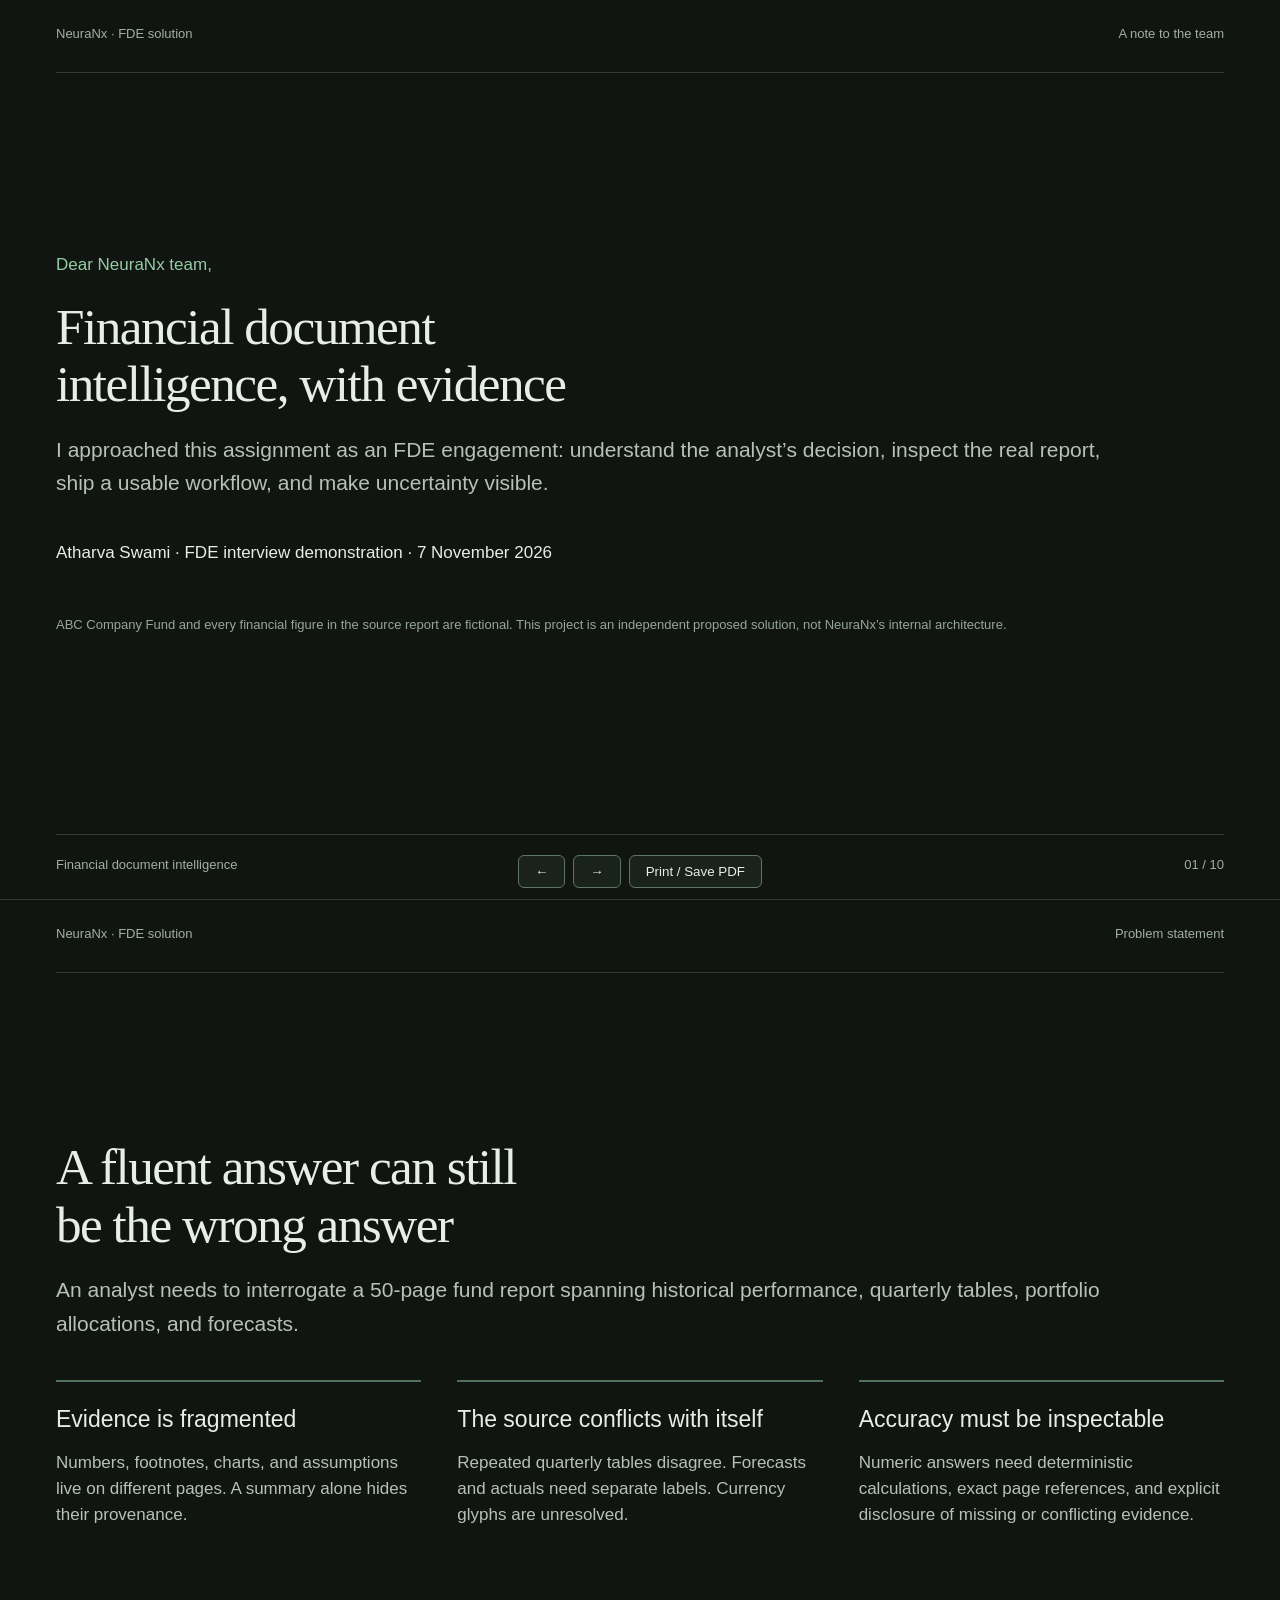
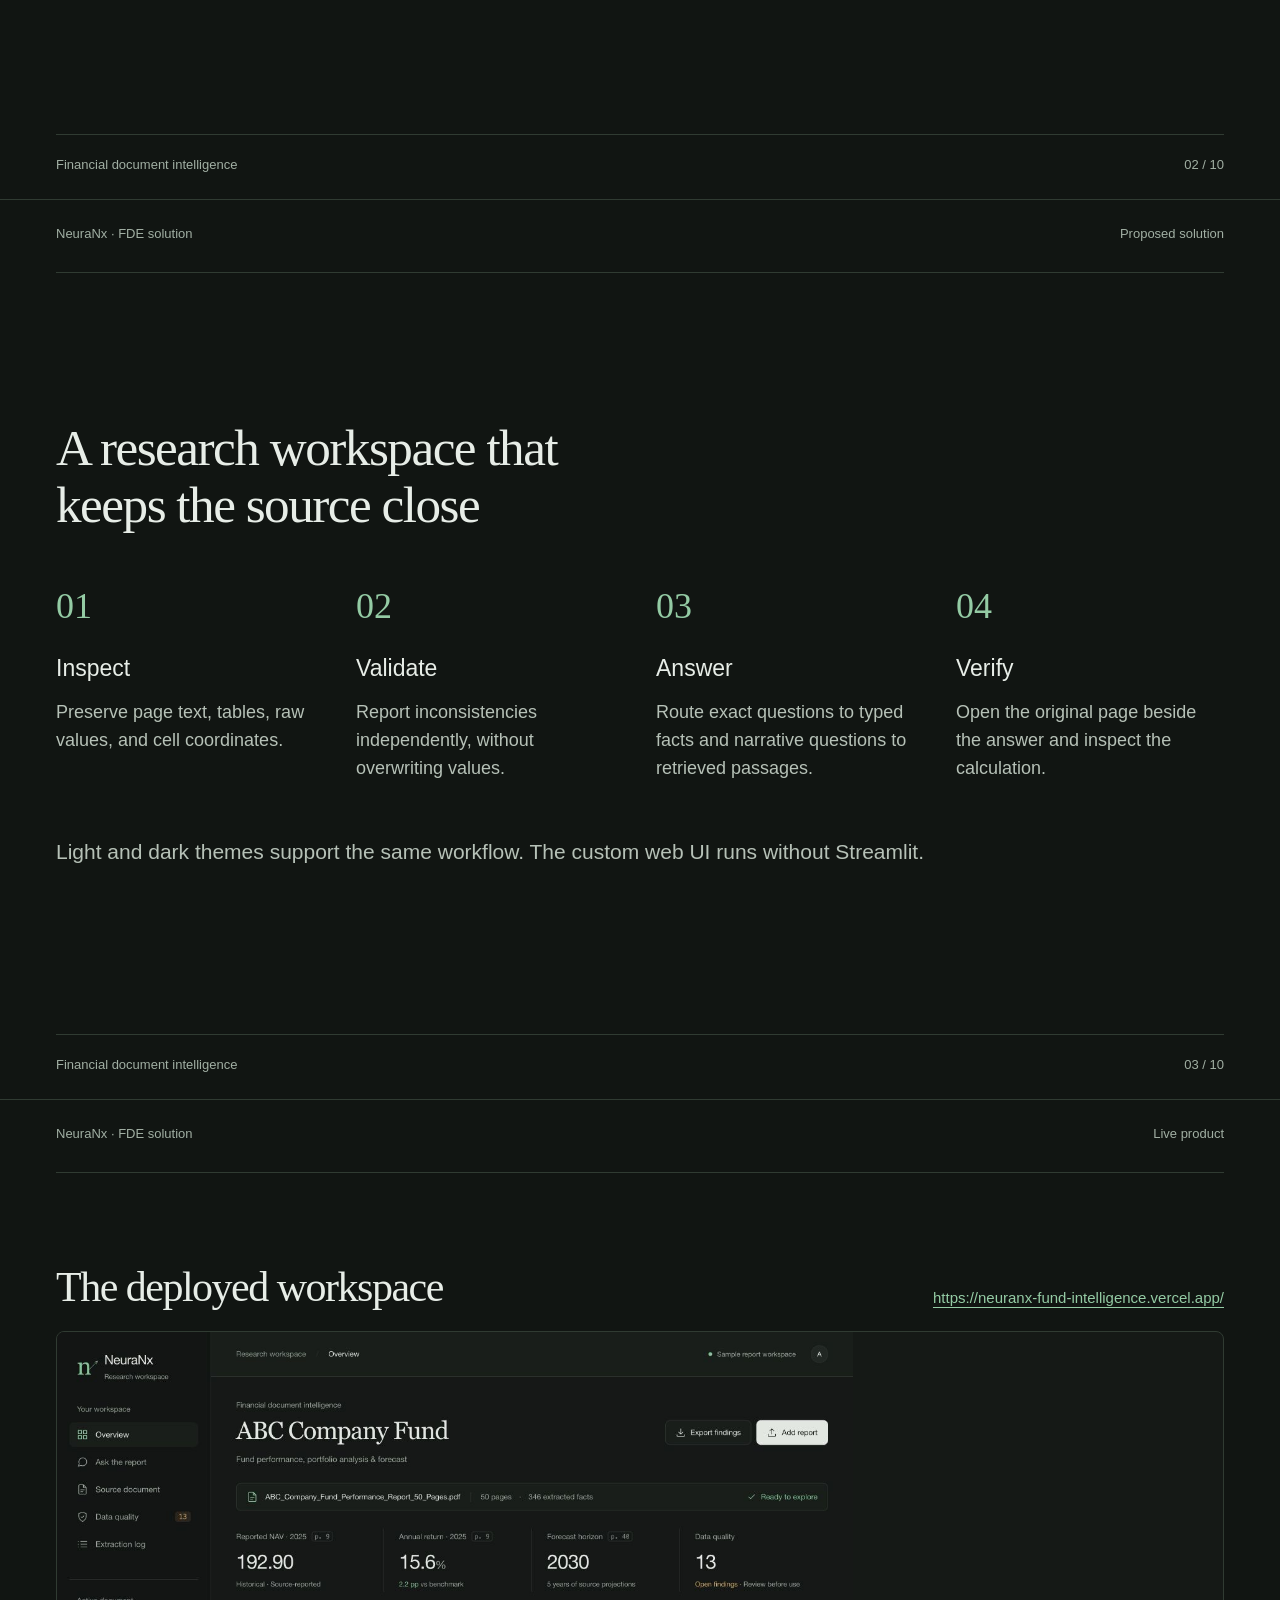
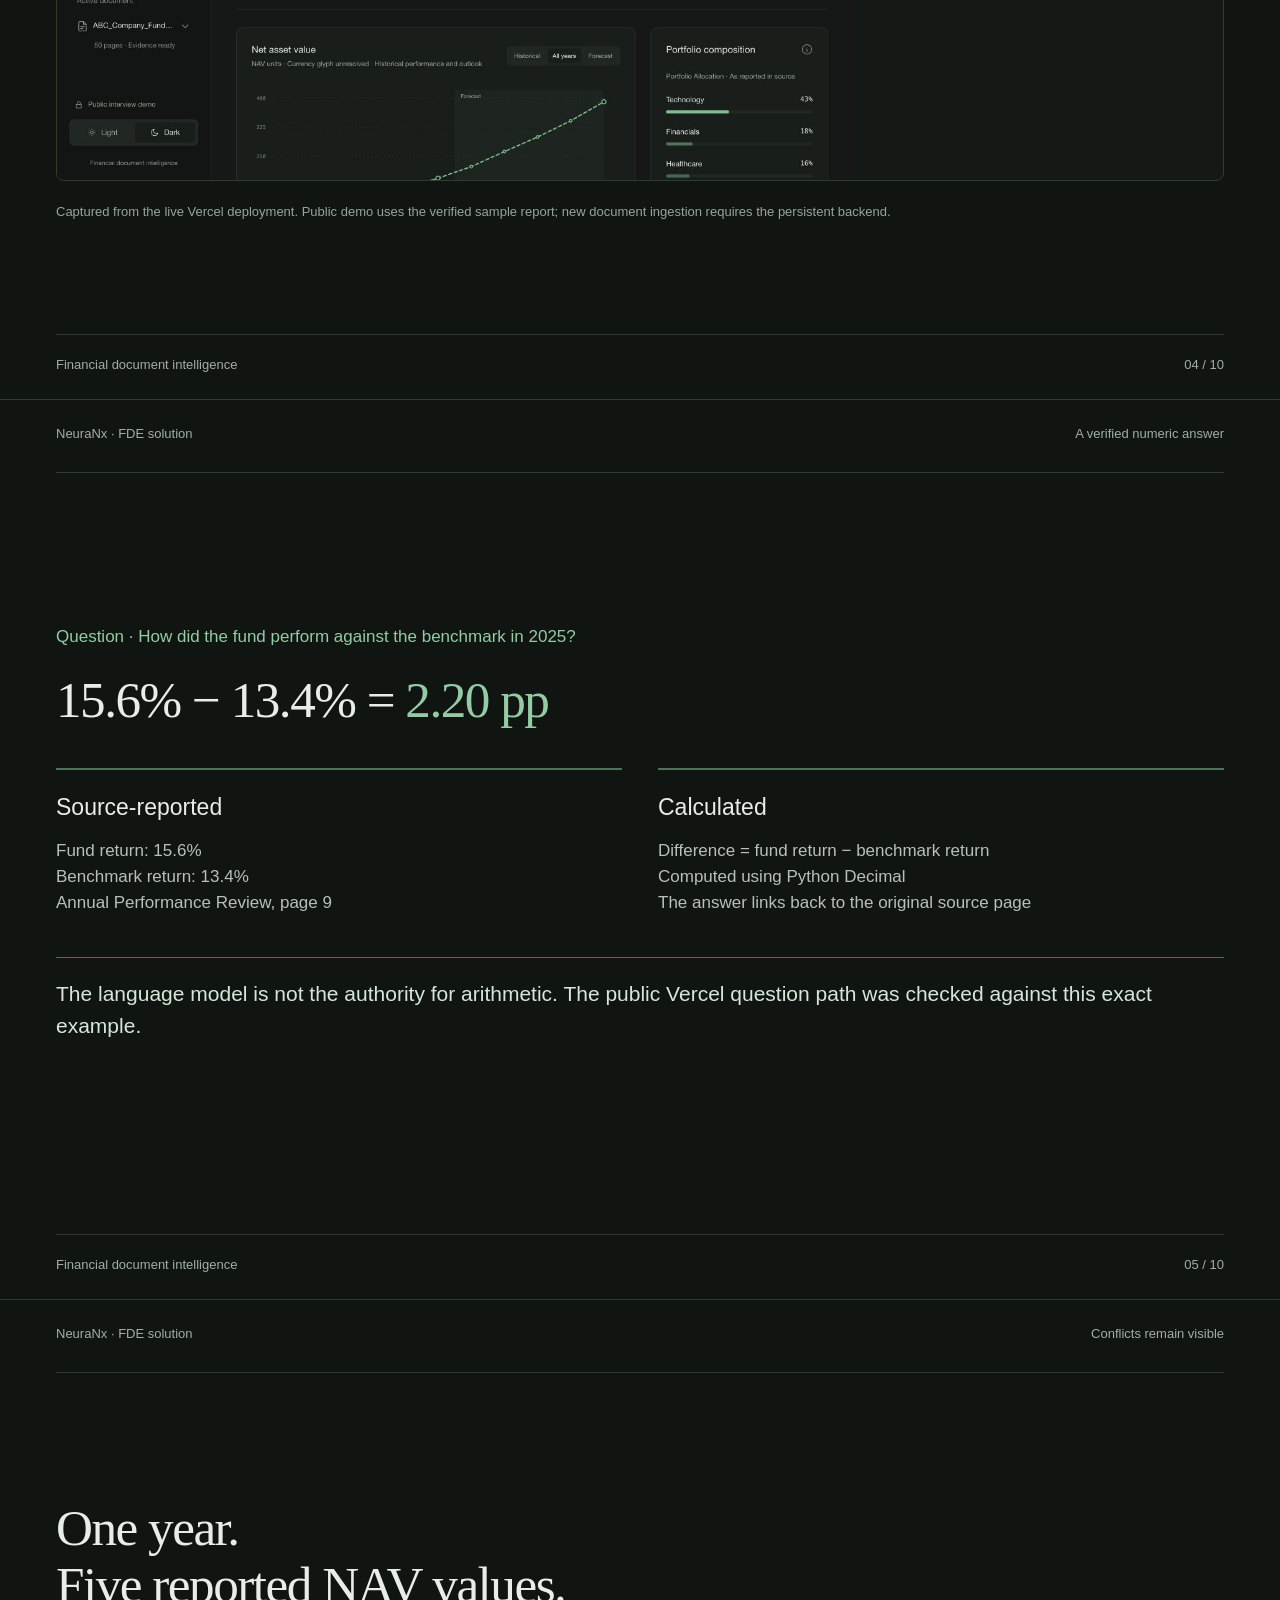
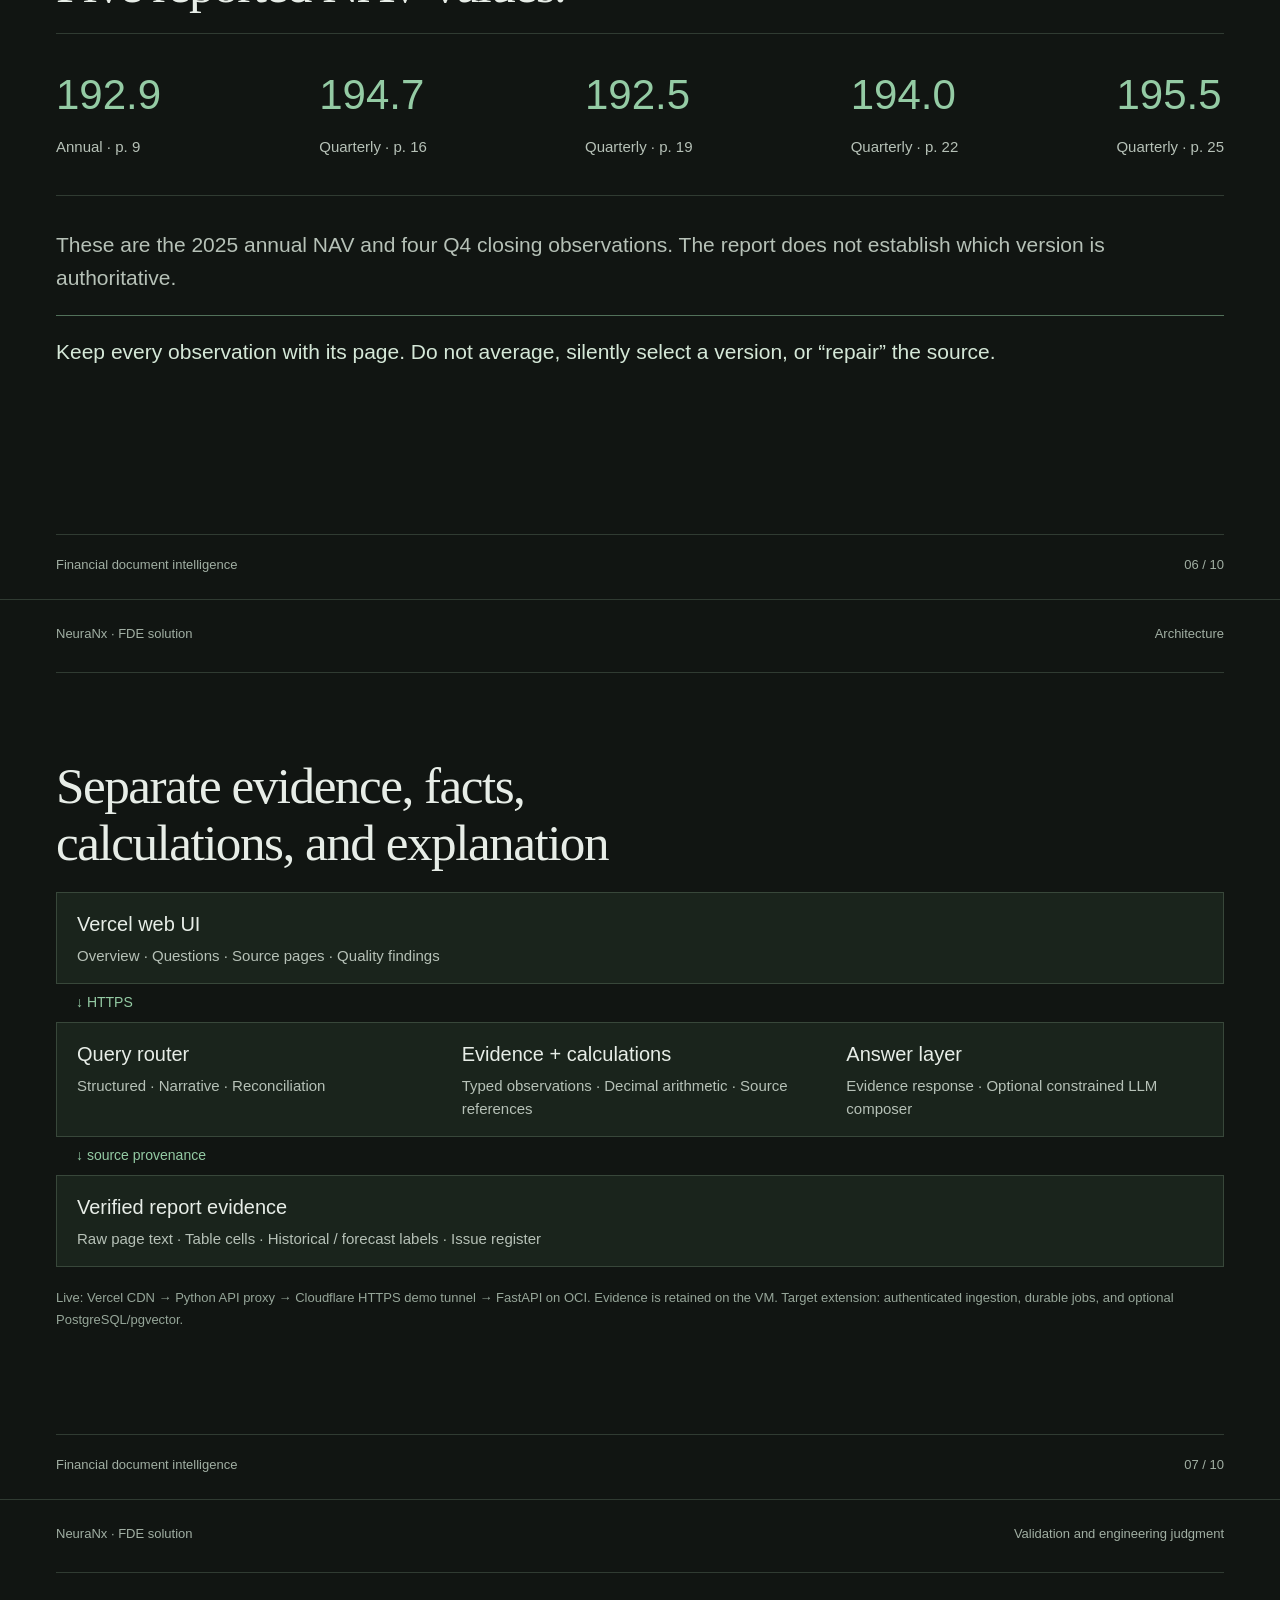
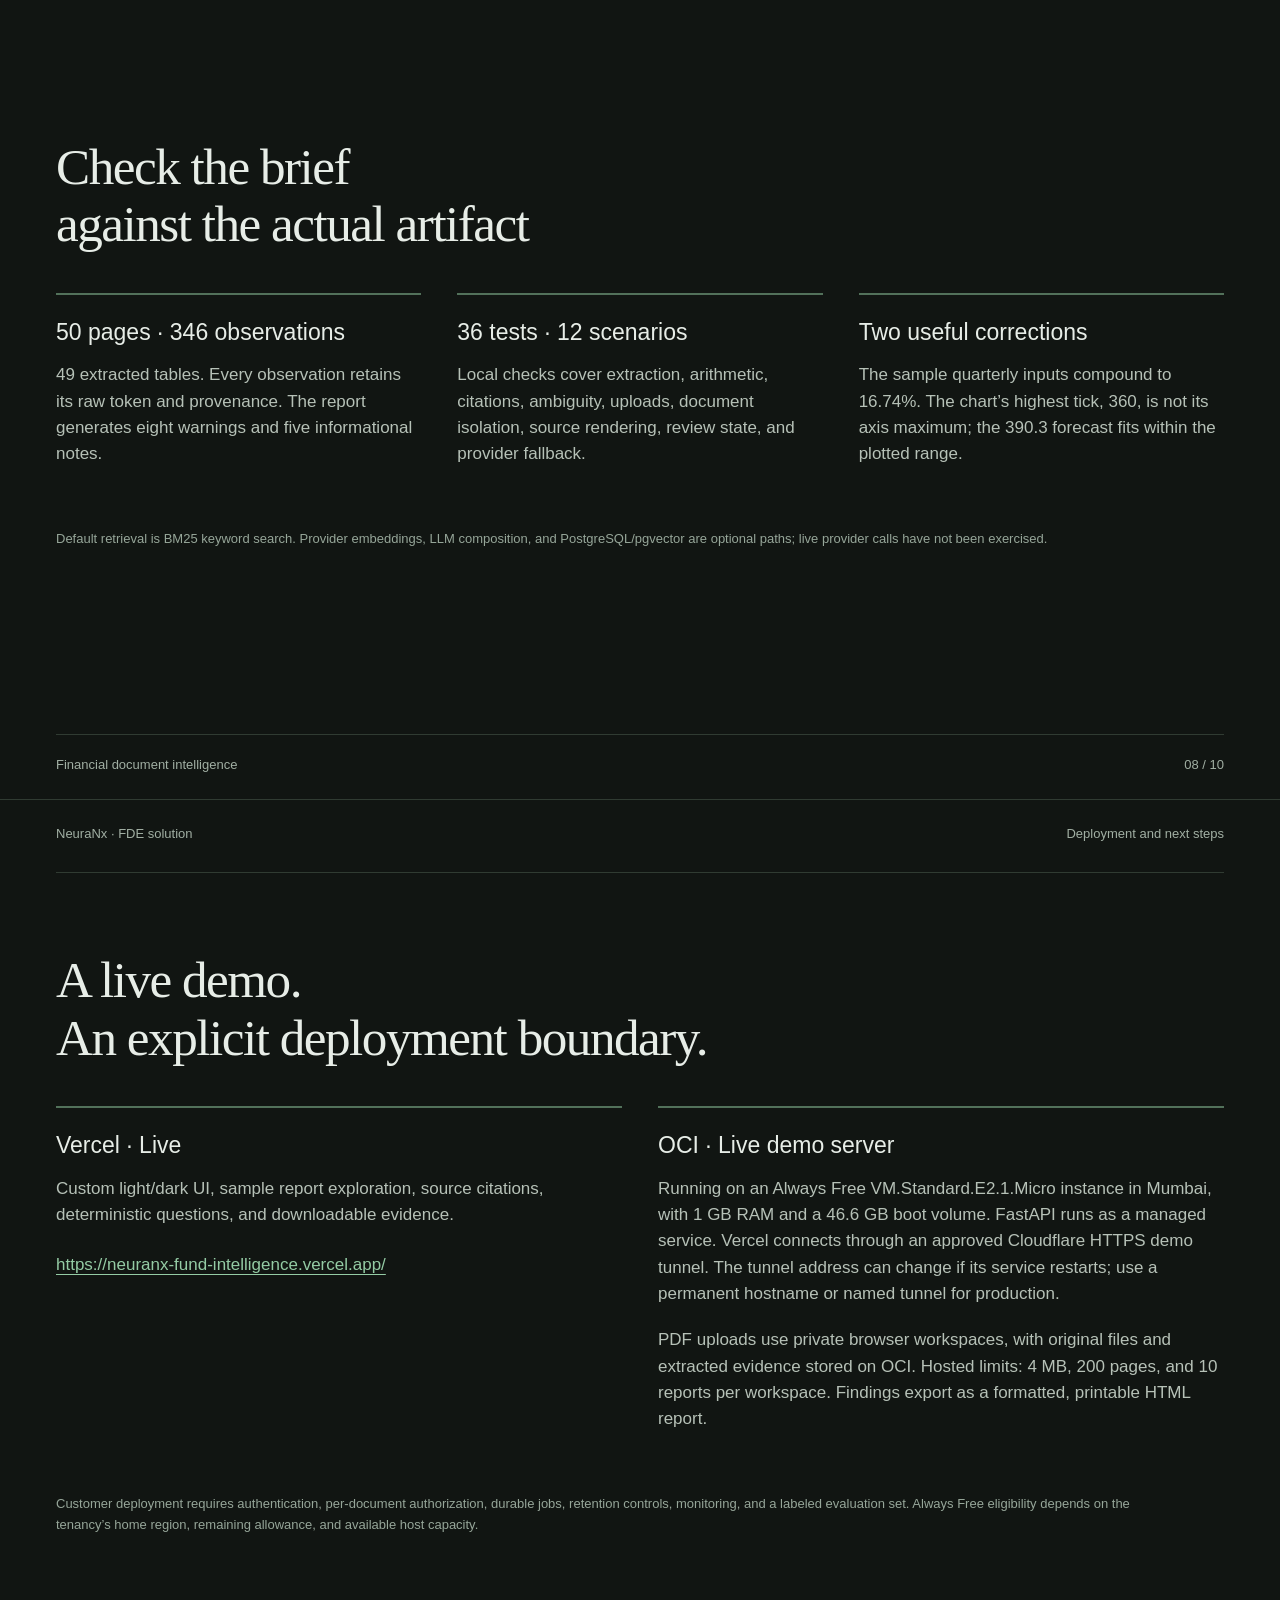
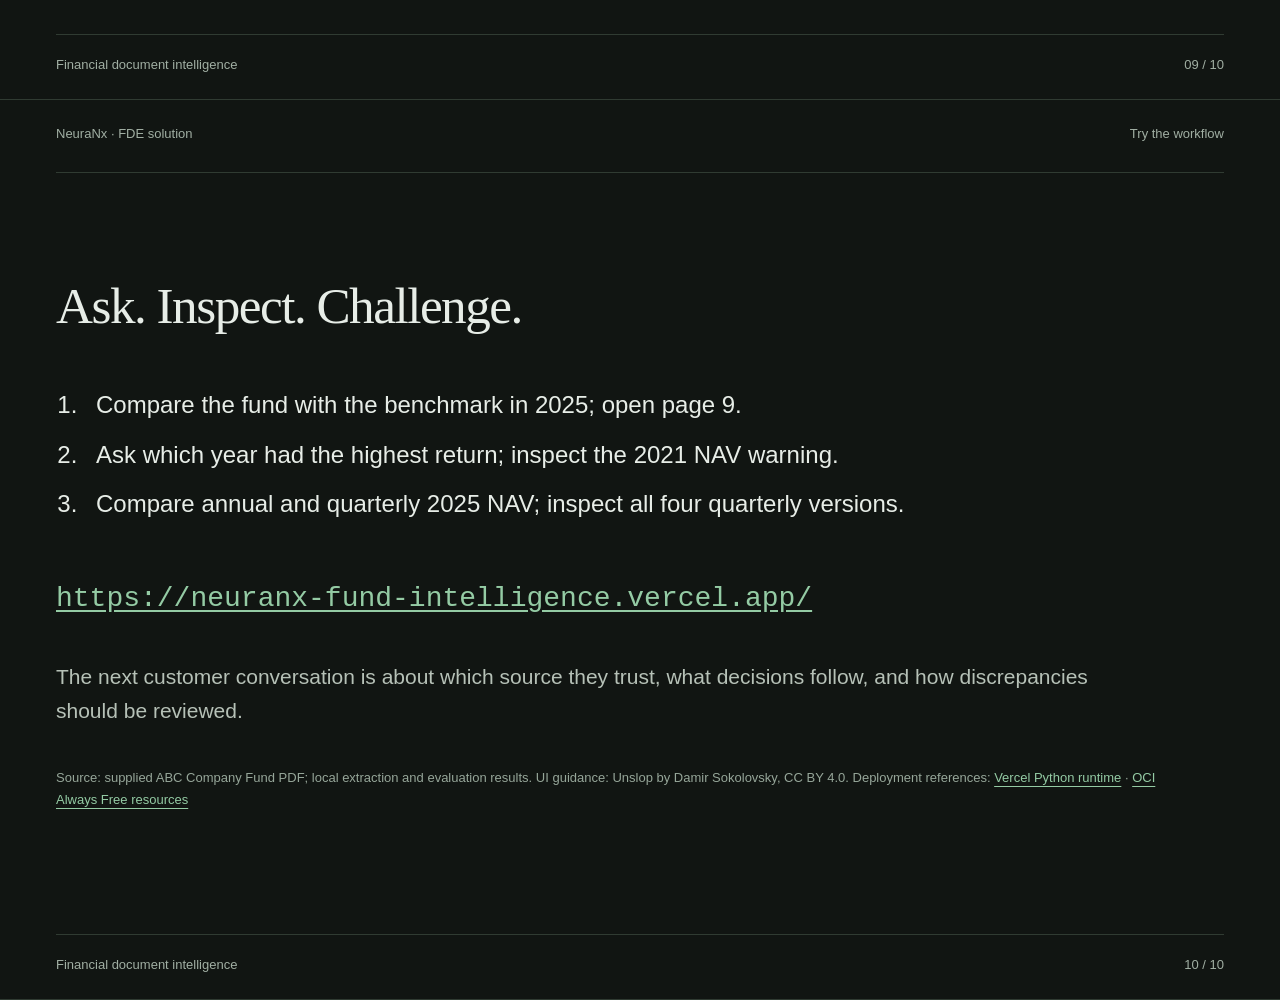
<file: docs/deck.html>
<!doctype html><html lang="en"><head><meta charset="utf-8"><meta name="viewport" content="width=device-width,initial-scale=1"><title>Fund Intelligence · FDE interview · Atharva Swami</title><style>*{box-sizing:border-box}html{scroll-snap-type:y proximity;scroll-behavior:smooth}body{margin:0;background:#111512;color:#e7ede7;font:20px/1.55 -apple-system,BlinkMacSystemFont,"Segoe UI",Arial,sans-serif}.slide{position:relative;height:100vh;min-height:720px;max-width:1600px;margin:auto;padding:24px 56px 24px;display:flex;flex-direction:column;scroll-snap-align:start;border-bottom:1px solid #303b32}header,footer{display:flex;justify-content:space-between;gap:24px;font-size:13px;color:#a1afa3}header{padding-bottom:28px;border-bottom:1px solid #303b32}footer{padding-top:20px;border-top:1px solid #303b32;margin-top:auto}article{padding:24px 0;min-height:0;flex:1;display:flex;flex-direction:column;justify-content:center}h1{font:400 clamp(38px,4vw,60px)/1.12 Georgia,serif;letter-spacing:-1.5px;margin:0 0 20px}h1 span{color:#94cba4}h2{font-size:23px;font-weight:500;margin:0 0 12px}p{margin:0 0 20px;color:#b6c1b7}.intro,.kicker{font-size:17px;color:#94cba4}.lead{font-size:21px;max-width:1050px;line-height:1.6}.byline{font-size:17px;margin:20px 0 28px}.fine{font-size:13px;color:#96a699;line-height:1.65;margin-top:20px;max-width:1120px}a{color:#94cba4;text-decoration:underline;text-underline-offset:4px}.columns{display:grid;grid-template-columns:repeat(3,1fr);gap:36px;margin:20px 0}.columns.two{grid-template-columns:1fr 1fr}.columns p{font-size:17px}.columns>div{border-top:2px solid #52715a;padding-top:20px}.sequence{display:grid;grid-template-columns:repeat(4,1fr);gap:32px;margin:32px 0}.sequence b{font:36px Georgia,serif;color:#94cba4;display:block;margin-bottom:24px}.sequence p{font-size:18px}.product-head{display:flex;justify-content:space-between;align-items:center;gap:28px}.product-head h1{font-size:42px;margin:0 0 20px}.product-head a{font-size:15px}.product{display:block;width:100%;max-height:50vh;object-fit:contain;object-position:top left;border:1px solid #303b32;border-radius:8px;background:#151916}.values{display:flex;justify-content:space-between;gap:24px;padding:28px 0;margin:0 0 32px;border-top:1px solid #303b32;border-bottom:1px solid #303b32}.values strong{font-size:42px;font-weight:400;color:#94cba4;font-variant-numeric:tabular-nums}.values p{font-size:15px;margin:8px 0}.callout{padding:20px 0;border-top:1px solid #52715a;color:#d5e8d8;font-size:21px}.architecture>div:not(.flow-arrow){padding:16px 20px;background:#1a241c;border:1px solid #38473a}.architecture h2{font-size:20px;margin:0 0 4px}.architecture p{font-size:15px;margin:0}.architecture .arch-row{display:grid;grid-template-columns:repeat(3,1fr);gap:28px}.flow-arrow{padding:8px 20px;color:#94cba4;font-size:14px}.live-url{font-size:17px;overflow-wrap:anywhere}.closing-url{font:28px/1.5 ui-monospace,monospace;margin:24px 0 40px;overflow-wrap:anywhere}.demo{padding-left:28px;max-width:1080px}.demo li{padding-left:12px;margin:12px 0;font-size:24px}.controls{position:fixed;left:50%;transform:translateX(-50%);bottom:12px;display:flex;gap:8px;z-index:20}.controls button{border:1px solid #607763;background:#19221b;color:#e7ede7;font:14px inherit;padding:8px 16px;border-radius:6px;cursor:pointer}.controls button:focus-visible,a:focus-visible{outline:2px solid #94cba4;outline-offset:4px}@media(max-width:800px){.slide{padding:24px;min-height:100svh;height:auto}header,footer{font-size:11px}.columns,.columns.two,.sequence{grid-template-columns:1fr;gap:20px}.lead{font-size:20px}.columns p{font-size:17px}.values{flex-wrap:wrap;gap:20px}.values strong{font-size:32px}.product-head{display:block}.product-head a{display:block;margin-bottom:16px;font-size:12px}.architecture .arch-row{grid-template-columns:1fr}.demo li{font-size:19px}.closing-url{font-size:19px}.product{max-height:none}.controls{opacity:.85}}@media print{@page{size:landscape;margin:0}body{background:#fff;color:#17231a;font-size:16px}.slide{min-height:100vh;break-after:page;page-break-after:always;border:0;padding:26px 44px}h1{font-size:42px;color:#17231a}.lead{font-size:20px}p,header,footer,.fine{color:#45574a}a,h1 span,.values strong,.sequence b{color:#226644}.columns p{font-size:16px}.columns{gap:28px}.product{max-height:63vh}.product-head h1{font-size:32px}.architecture>div:not(.flow-arrow){background:#f0f4ee}.controls{display:none}.fine{font-size:11px}.demo li{font-size:20px}.closing-url{font-size:23px}}@media(prefers-reduced-motion:reduce){html{scroll-behavior:auto}}</style></head><body><section class="slide" id="slide-1" aria-label="Slide 1: A note to the team"><header><span>NeuraNx · FDE solution</span><span>A note to the team</span></header><article><p class="intro">Dear NeuraNx team,</p><h1>Financial document<br>intelligence, with evidence</h1><p class="lead">I approached this assignment as an FDE engagement: understand the analyst’s decision, inspect the real report, ship a usable workflow, and make uncertainty visible.</p><div class="byline">Atharva Swami · FDE interview demonstration · 7 November 2026</div><p class="fine">ABC Company Fund and every financial figure in the source report are fictional. This project is an independent proposed solution, not NeuraNx’s internal architecture.</p></article><footer><span>Financial document intelligence</span><span>01 / 10</span></footer></section><section class="slide" id="slide-2" aria-label="Slide 2: Problem statement"><header><span>NeuraNx · FDE solution</span><span>Problem statement</span></header><article><h1>A fluent answer can still<br>be the wrong answer</h1><p class="lead">An analyst needs to interrogate a 50-page fund report spanning historical performance, quarterly tables, portfolio allocations, and forecasts.</p><div class="columns"><div><h2>Evidence is fragmented</h2><p>Numbers, footnotes, charts, and assumptions live on different pages. A summary alone hides their provenance.</p></div><div><h2>The source conflicts with itself</h2><p>Repeated quarterly tables disagree. Forecasts and actuals need separate labels. Currency glyphs are unresolved.</p></div><div><h2>Accuracy must be inspectable</h2><p>Numeric answers need deterministic calculations, exact page references, and explicit disclosure of missing or conflicting evidence.</p></div></div></article><footer><span>Financial document intelligence</span><span>02 / 10</span></footer></section><section class="slide" id="slide-3" aria-label="Slide 3: Proposed solution"><header><span>NeuraNx · FDE solution</span><span>Proposed solution</span></header><article><h1>A research workspace that<br>keeps the source close</h1><div class="sequence"><div><b>01</b><h2>Inspect</h2><p>Preserve page text, tables, raw values, and cell coordinates.</p></div><div><b>02</b><h2>Validate</h2><p>Report inconsistencies independently, without overwriting values.</p></div><div><b>03</b><h2>Answer</h2><p>Route exact questions to typed facts and narrative questions to retrieved passages.</p></div><div><b>04</b><h2>Verify</h2><p>Open the original page beside the answer and inspect the calculation.</p></div></div><p class="lead">Light and dark themes support the same workflow. The custom web UI runs without Streamlit.</p></article><footer><span>Financial document intelligence</span><span>03 / 10</span></footer></section><section class="slide" id="slide-4" aria-label="Slide 4: Live product"><header><span>NeuraNx · FDE solution</span><span>Live product</span></header><article><div class="product-head"><h1>The deployed workspace</h1><a href="https://neuranx-fund-intelligence.vercel.app/" target="_blank" rel="noopener">https://neuranx-fund-intelligence.vercel.app/</a></div><img class="product" src="[data-uri]" alt="Actual screenshot of the hosted Fund Intelligence workspace on Vercel"><p class="fine">Captured from the live Vercel deployment. Public demo uses the verified sample report; new document ingestion requires the persistent backend.</p></article><footer><span>Financial document intelligence</span><span>04 / 10</span></footer></section><section class="slide" id="slide-5" aria-label="Slide 5: A verified numeric answer"><header><span>NeuraNx · FDE solution</span><span>A verified numeric answer</span></header><article><p class="kicker">Question · How did the fund perform against the benchmark in 2025?</p><h1>15.6% − 13.4% = <span>2.20 pp</span></h1><div class="columns two"><div><h2>Source-reported</h2><p>Fund return: 15.6%<br>Benchmark return: 13.4%<br>Annual Performance Review, page 9</p></div><div><h2>Calculated</h2><p>Difference = fund return − benchmark return<br>Computed using Python Decimal<br>The answer links back to the original source page</p></div></div><p class="callout">The language model is not the authority for arithmetic. The public Vercel question path was checked against this exact example.</p></article><footer><span>Financial document intelligence</span><span>05 / 10</span></footer></section><section class="slide" id="slide-6" aria-label="Slide 6: Conflicts remain visible"><header><span>NeuraNx · FDE solution</span><span>Conflicts remain visible</span></header><article><h1>One year.<br>Five reported NAV values.</h1><div class="values"><div><strong>192.9</strong><p>Annual · p. 9</p></div><div><strong>194.7</strong><p>Quarterly · p. 16</p></div><div><strong>192.5</strong><p>Quarterly · p. 19</p></div><div><strong>194.0</strong><p>Quarterly · p. 22</p></div><div><strong>195.5</strong><p>Quarterly · p. 25</p></div></div><p class="lead">These are the 2025 annual NAV and four Q4 closing observations. The report does not establish which version is authoritative.</p><p class="callout">Keep every observation with its page. Do not average, silently select a version, or “repair” the source.</p></article><footer><span>Financial document intelligence</span><span>06 / 10</span></footer></section><section class="slide" id="slide-7" aria-label="Slide 7: Architecture"><header><span>NeuraNx · FDE solution</span><span>Architecture</span></header><article><h1>Separate evidence, facts,<br>calculations, and explanation</h1><div class="architecture"><div><h2>Vercel web UI</h2><p>Overview · Questions · Source pages · Quality findings</p></div><div class="flow-arrow">↓ HTTPS</div><div class="arch-row"><div><h2>Query router</h2><p>Structured · Narrative · Reconciliation</p></div><div><h2>Evidence + calculations</h2><p>Typed observations · Decimal arithmetic · Source references</p></div><div><h2>Answer layer</h2><p>Evidence response · Optional constrained LLM composer</p></div></div><div class="flow-arrow">↓ source provenance</div><div><h2>Verified report evidence</h2><p>Raw page text · Table cells · Historical / forecast labels · Issue register</p></div></div><p class="fine">Live: Vercel CDN → Python API proxy → Cloudflare HTTPS demo tunnel → FastAPI on OCI. Evidence is retained on the VM. Target extension: authenticated ingestion, durable jobs, and optional PostgreSQL/pgvector.</p></article><footer><span>Financial document intelligence</span><span>07 / 10</span></footer></section><section class="slide" id="slide-8" aria-label="Slide 8: Validation and engineering judgment"><header><span>NeuraNx · FDE solution</span><span>Validation and engineering judgment</span></header><article><h1>Check the brief<br>against the actual artifact</h1><div class="columns"><div><h2>50 pages · 346 observations</h2><p>49 extracted tables. Every observation retains its raw token and provenance. The report generates eight warnings and five informational notes.</p></div><div><h2>36 tests · 12 scenarios</h2><p>Local checks cover extraction, arithmetic, citations, ambiguity, uploads, document isolation, source rendering, review state, and provider fallback.</p></div><div><h2>Two useful corrections</h2><p>The sample quarterly inputs compound to 16.74%. The chart’s highest tick, 360, is not its axis maximum; the 390.3 forecast fits within the plotted range.</p></div></div><p class="fine">Default retrieval is BM25 keyword search. Provider embeddings, LLM composition, and PostgreSQL/pgvector are optional paths; live provider calls have not been exercised.</p></article><footer><span>Financial document intelligence</span><span>08 / 10</span></footer></section><section class="slide" id="slide-9" aria-label="Slide 9: Deployment and next steps"><header><span>NeuraNx · FDE solution</span><span>Deployment and next steps</span></header><article><h1>A live demo.<br>An explicit deployment boundary.</h1><div class="columns two"><div><h2>Vercel · Live</h2><p>Custom light/dark UI, sample report exploration, source citations, deterministic questions, and downloadable evidence.</p><a class="live-url" href="https://neuranx-fund-intelligence.vercel.app/" target="_blank" rel="noopener">https://neuranx-fund-intelligence.vercel.app/</a></div><div><h2>OCI · Live demo server</h2><p>Running on an Always Free VM.Standard.E2.1.Micro instance in Mumbai, with 1 GB RAM and a 46.6 GB boot volume. FastAPI runs as a managed service. Vercel connects through an approved Cloudflare HTTPS demo tunnel. The tunnel address can change if its service restarts; use a permanent hostname or named tunnel for production.</p><p>PDF uploads use private browser workspaces, with original files and extracted evidence stored on OCI. Hosted limits: 4 MB, 200 pages, and 10 reports per workspace. Findings export as a formatted, printable HTML report.</p></div></div><p class="fine">Customer deployment requires authentication, per-document authorization, durable jobs, retention controls, monitoring, and a labeled evaluation set. Always Free eligibility depends on the tenancy’s home region, remaining allowance, and available host capacity.</p></article><footer><span>Financial document intelligence</span><span>09 / 10</span></footer></section><section class="slide" id="slide-10" aria-label="Slide 10: Try the workflow"><header><span>NeuraNx · FDE solution</span><span>Try the workflow</span></header><article><h1>Ask. Inspect. Challenge.</h1><ol class="demo"><li>Compare the fund with the benchmark in 2025; open page 9.</li><li>Ask which year had the highest return; inspect the 2021 NAV warning.</li><li>Compare annual and quarterly 2025 NAV; inspect all four quarterly versions.</li></ol><a class="closing-url" href="https://neuranx-fund-intelligence.vercel.app/" target="_blank" rel="noopener">https://neuranx-fund-intelligence.vercel.app/</a><p class="lead">The next customer conversation is about which source they trust, what decisions follow, and how discrepancies should be reviewed.</p><p class="fine">Source: supplied ABC Company Fund PDF; local extraction and evaluation results. UI guidance: Unslop by Damir Sokolovsky, CC BY 4.0. Deployment references: <a href="https://vercel.com/docs/functions/runtimes/python">Vercel Python runtime</a> · <a href="https://docs.oracle.com/en-us/iaas/Content/FreeTier/freetier_topic-Always_Free_Resources.htm">OCI Always Free resources</a></p></article><footer><span>Financial document intelligence</span><span>10 / 10</span></footer></section><nav class="controls" aria-label="Presentation controls"><button id="prev" aria-label="Previous slide">←</button><button id="next" aria-label="Next slide">→</button><button onclick="window.print()">Print / Save PDF</button></nav><script>let current=0;const slides=[...document.querySelectorAll('.slide')];function go(delta){current=Math.max(0,Math.min(slides.length-1,current+delta));slides[current].scrollIntoView({behavior:matchMedia('(prefers-reduced-motion: reduce)').matches?'instant':'smooth'});history.replaceState(null,'','#slide-'+(current+1))}document.getElementById('prev').onclick=()=>go(-1);document.getElementById('next').onclick=()=>go(1);document.addEventListener('keydown',e=>{if(['ArrowRight','PageDown',' '].includes(e.key)){e.preventDefault();go(1)}if(['ArrowLeft','PageUp'].includes(e.key)){e.preventDefault();go(-1)}if(e.key==='Home'){current=0;go(0)}if(e.key==='End'){current=slides.length-1;go(0)}});const observer=new IntersectionObserver(entries=>entries.forEach(e=>{if(e.isIntersecting)current=slides.indexOf(e.target)}),{threshold:.5});slides.forEach(s=>observer.observe(s));</script></body></html>
</file>
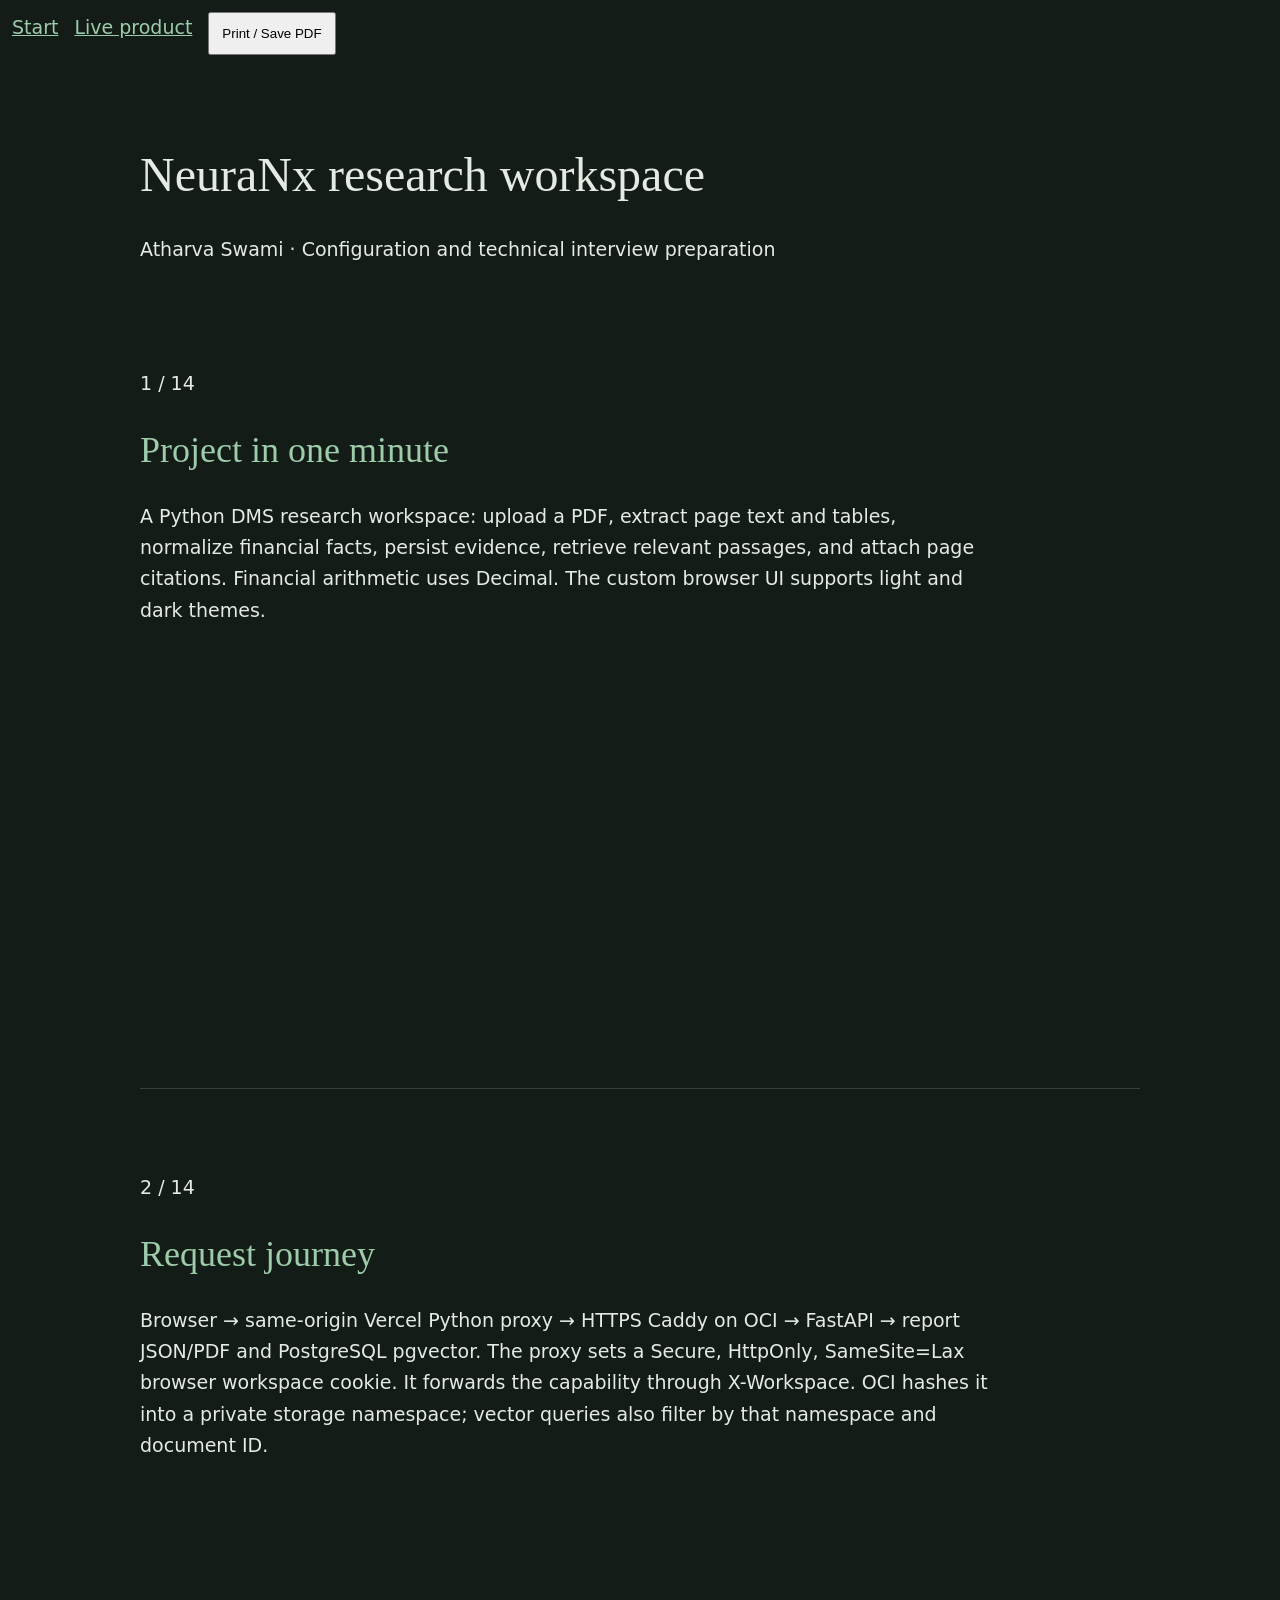
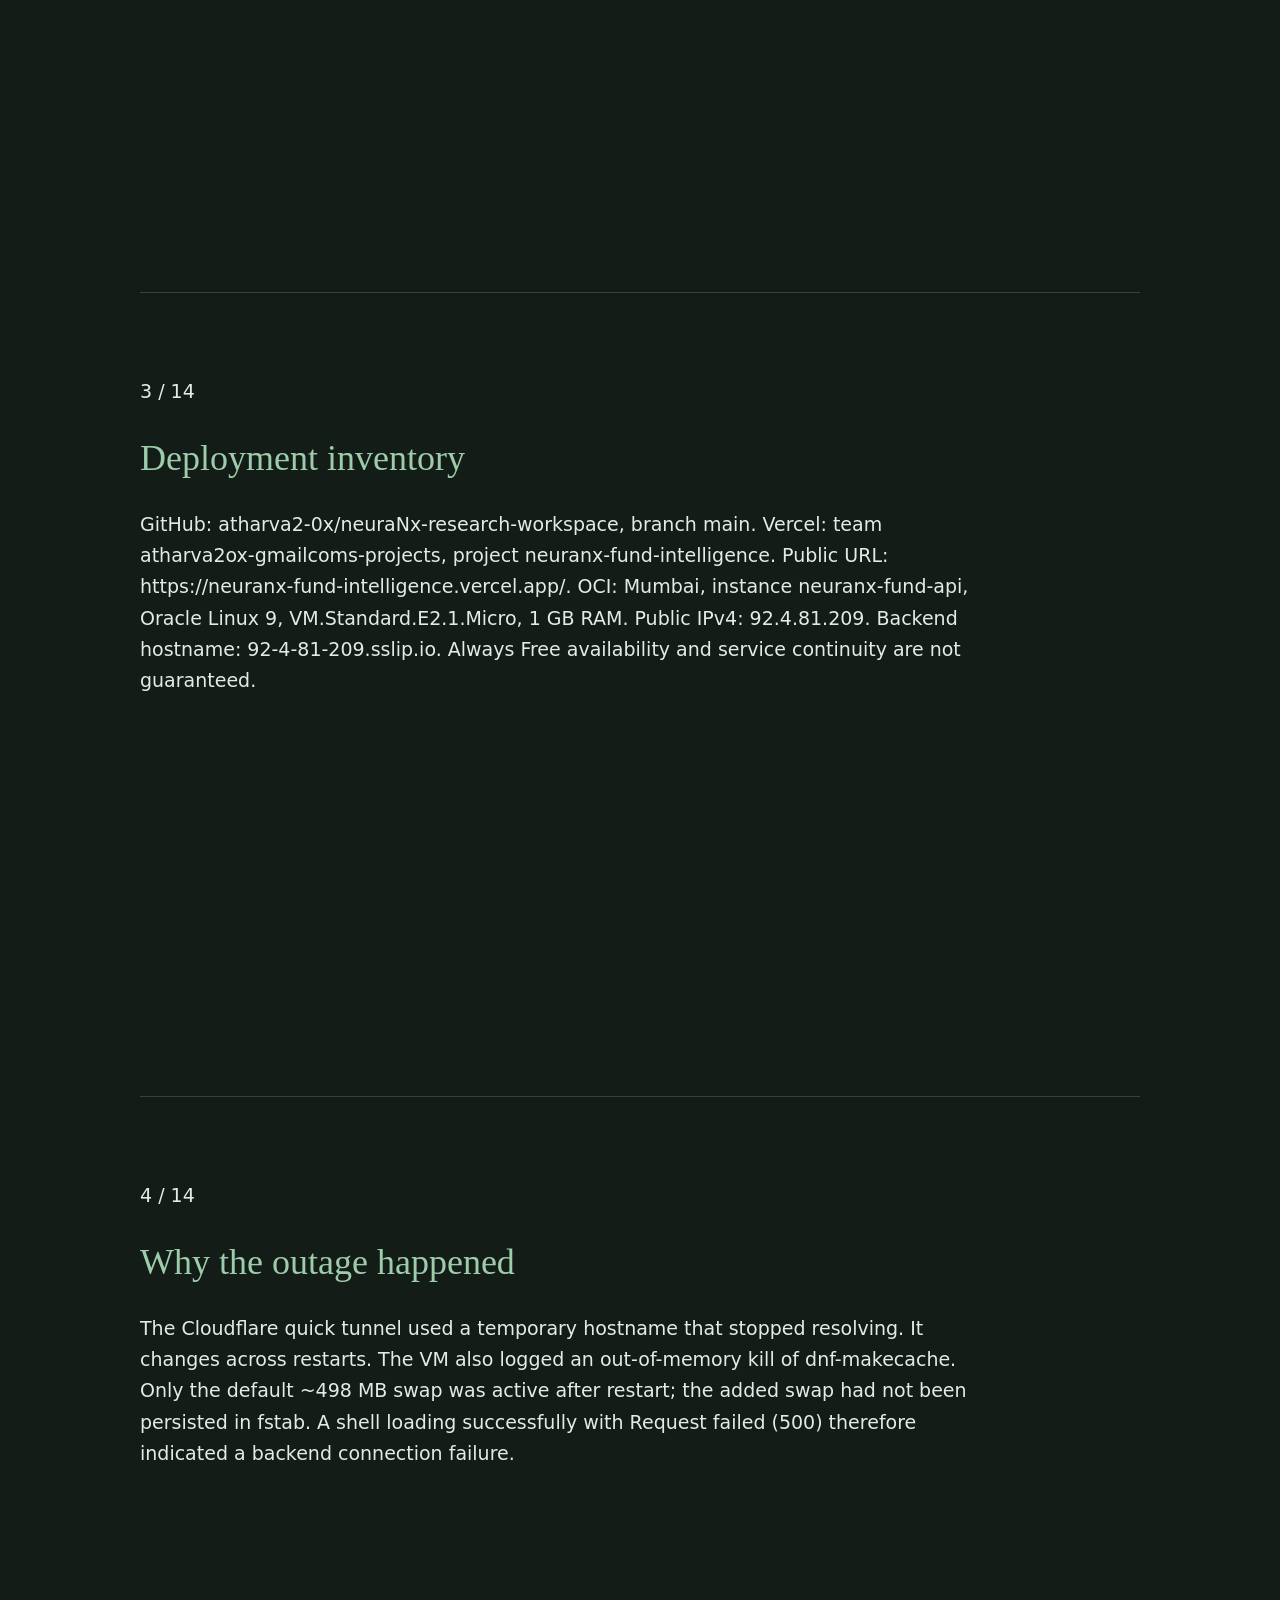
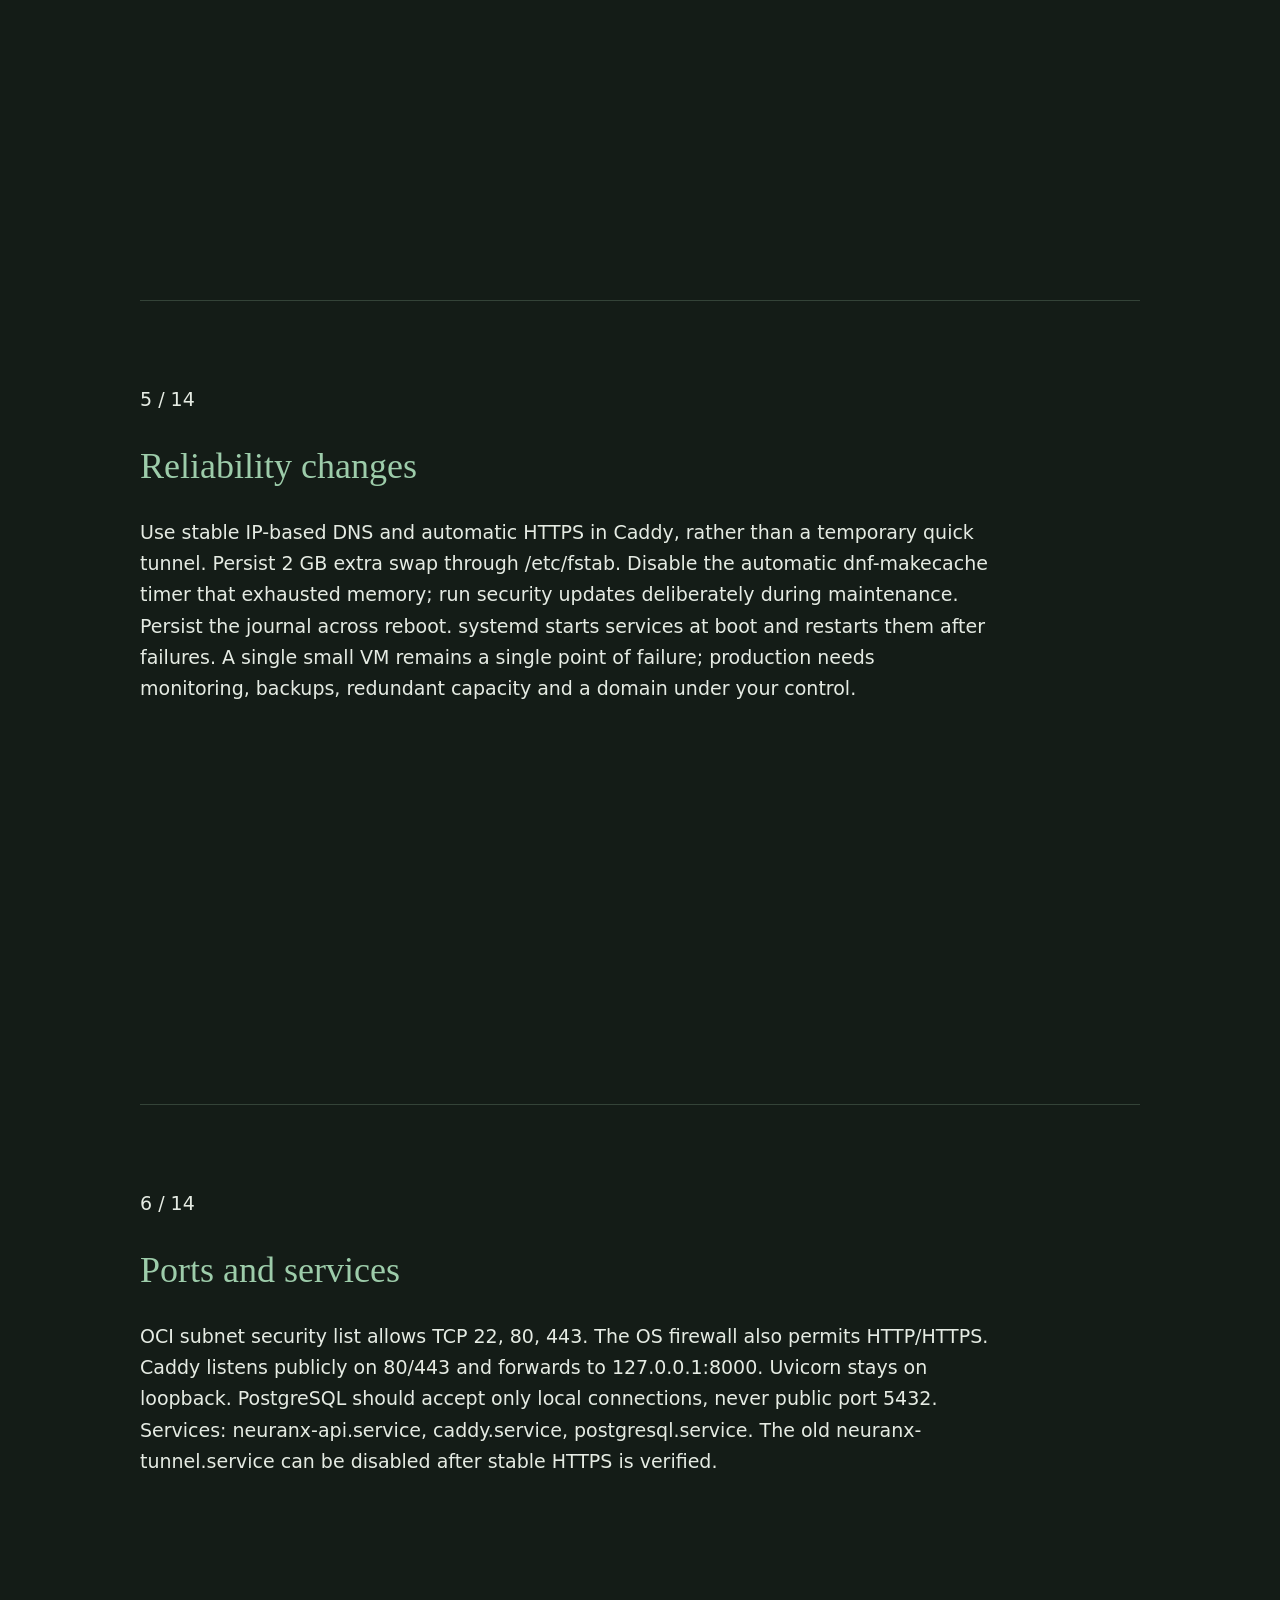
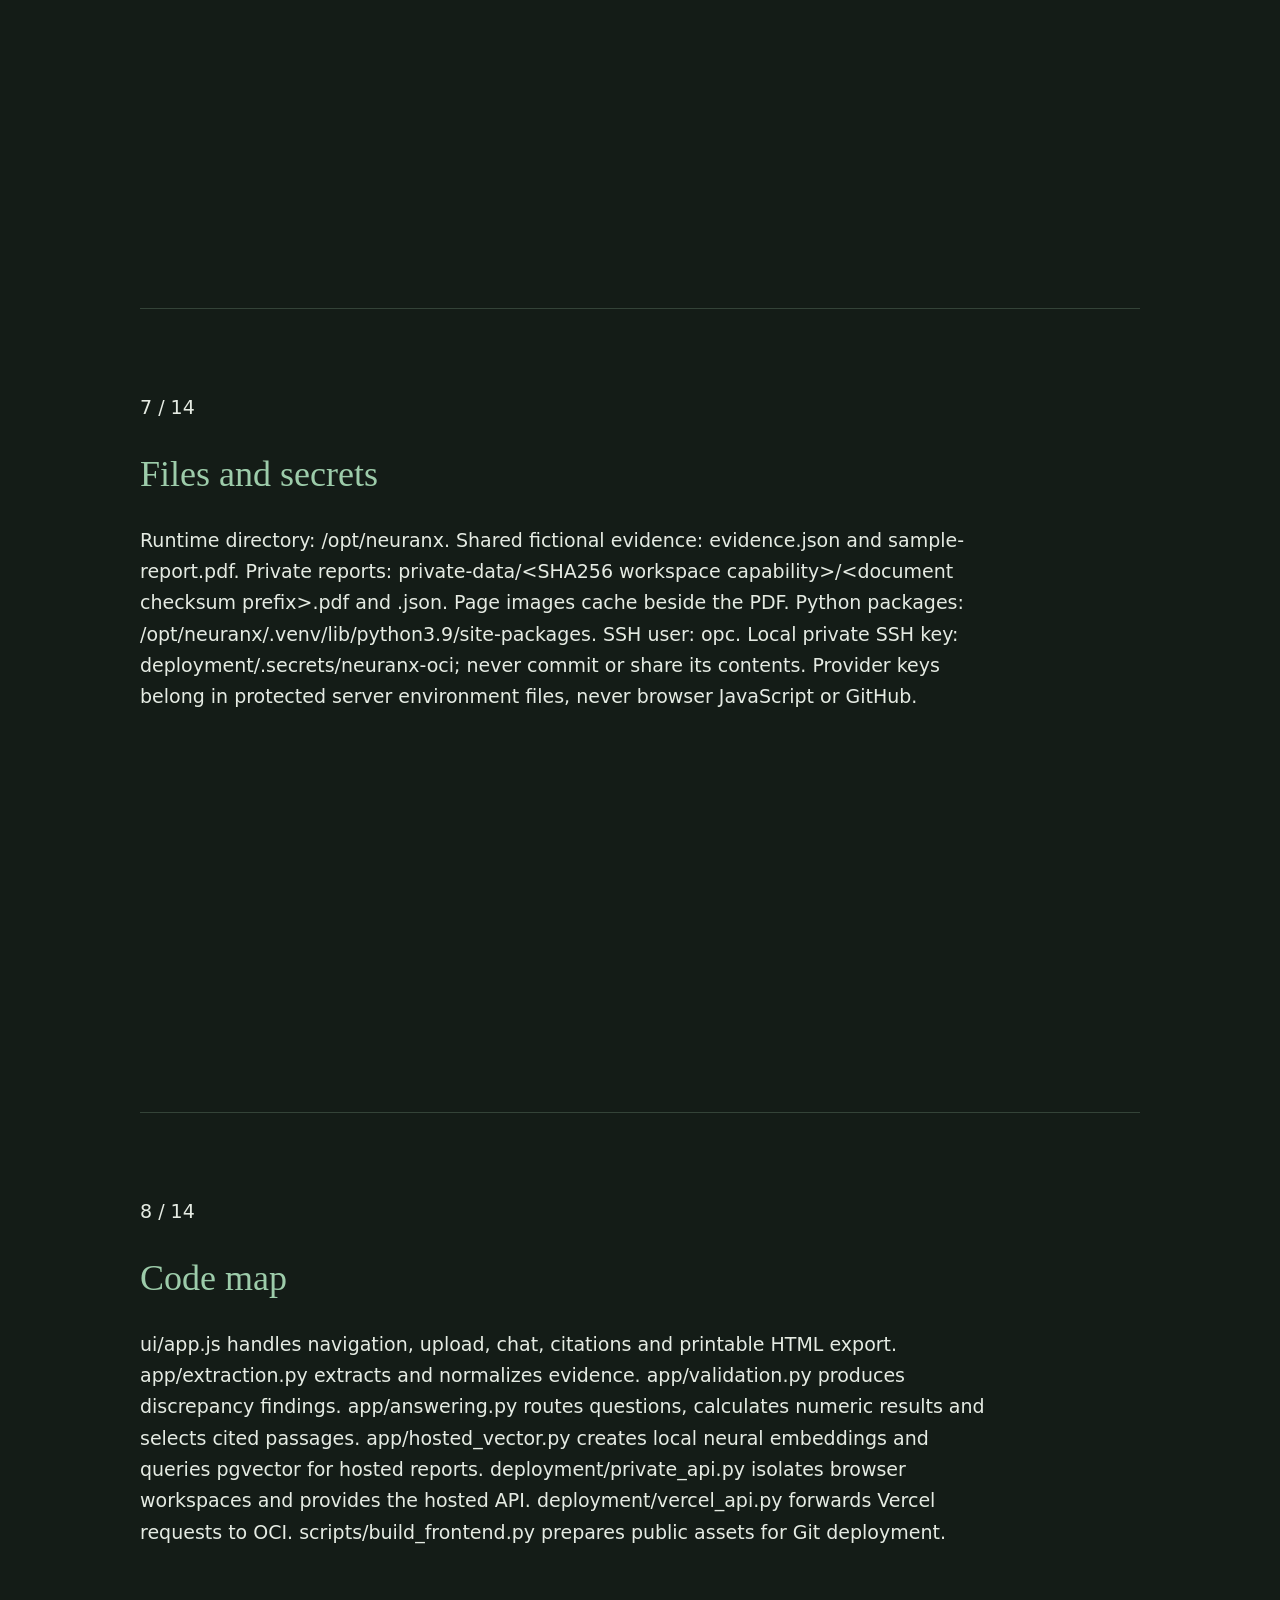
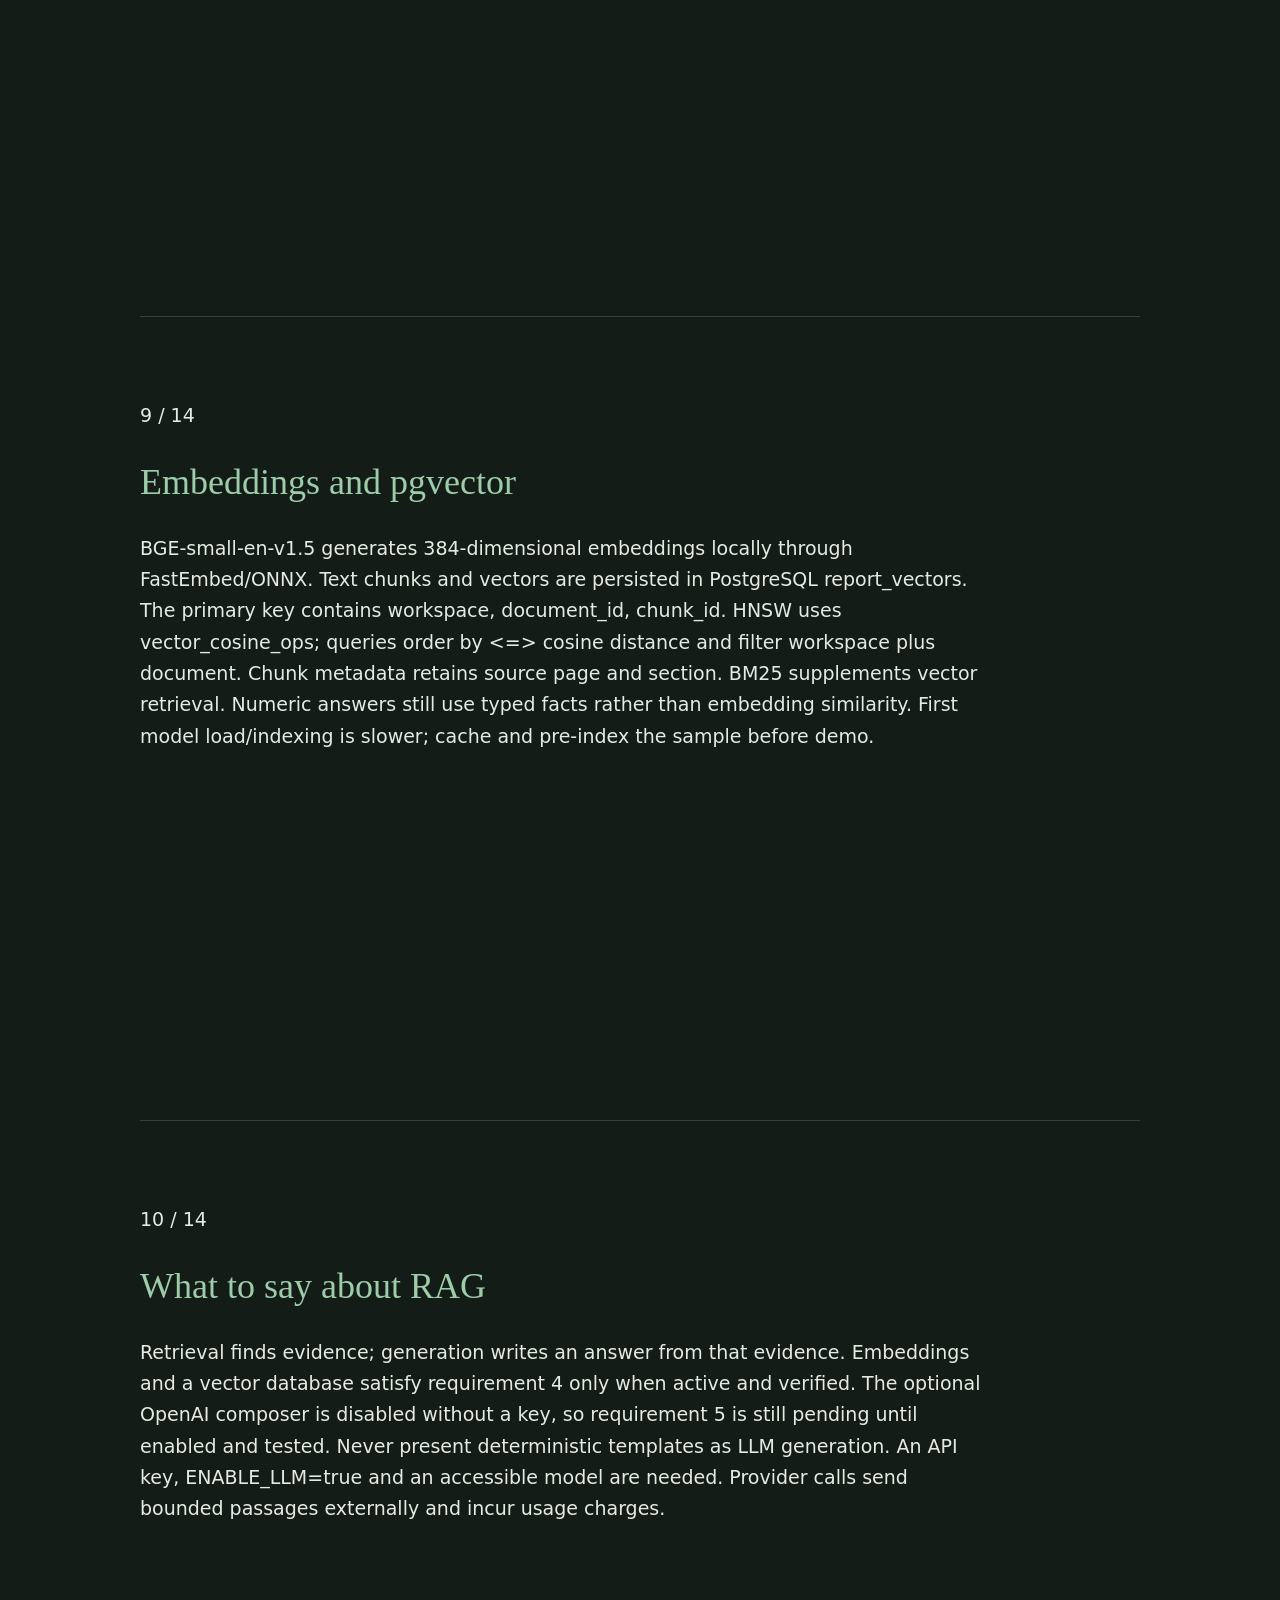
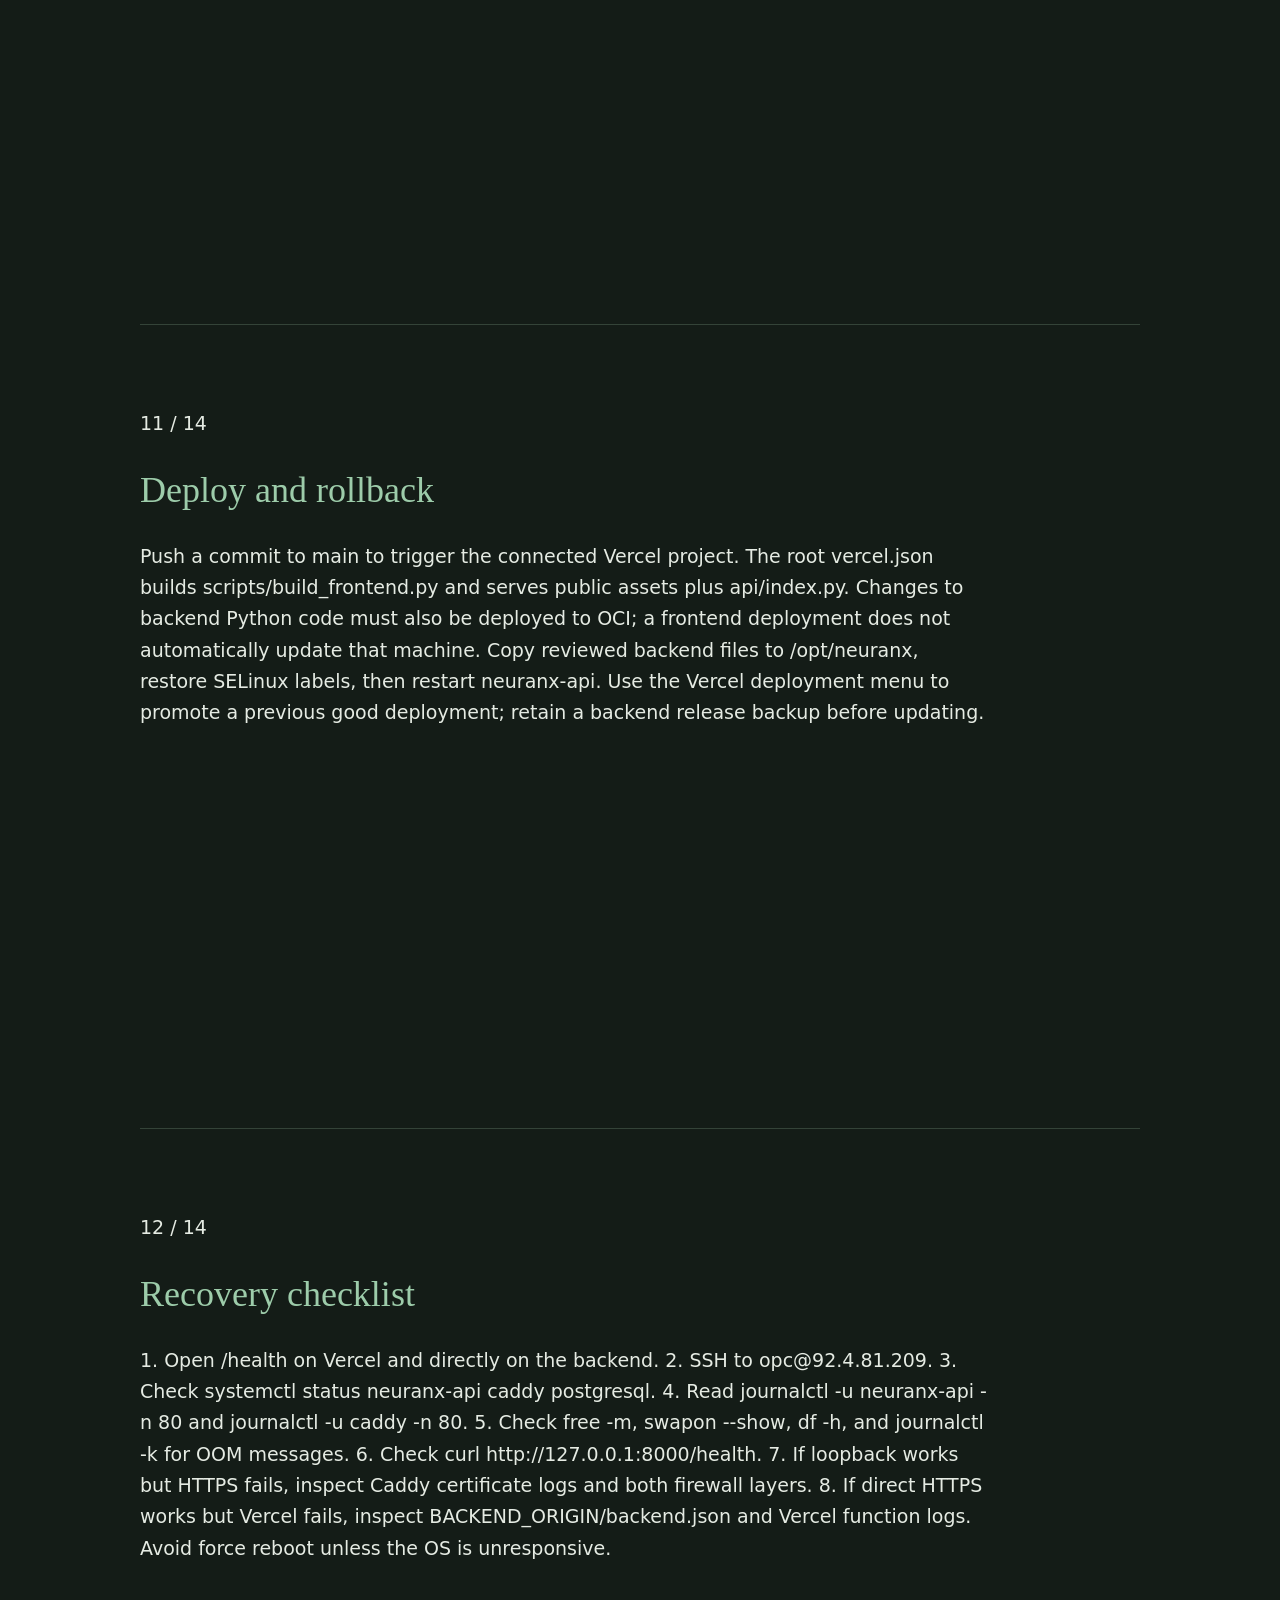
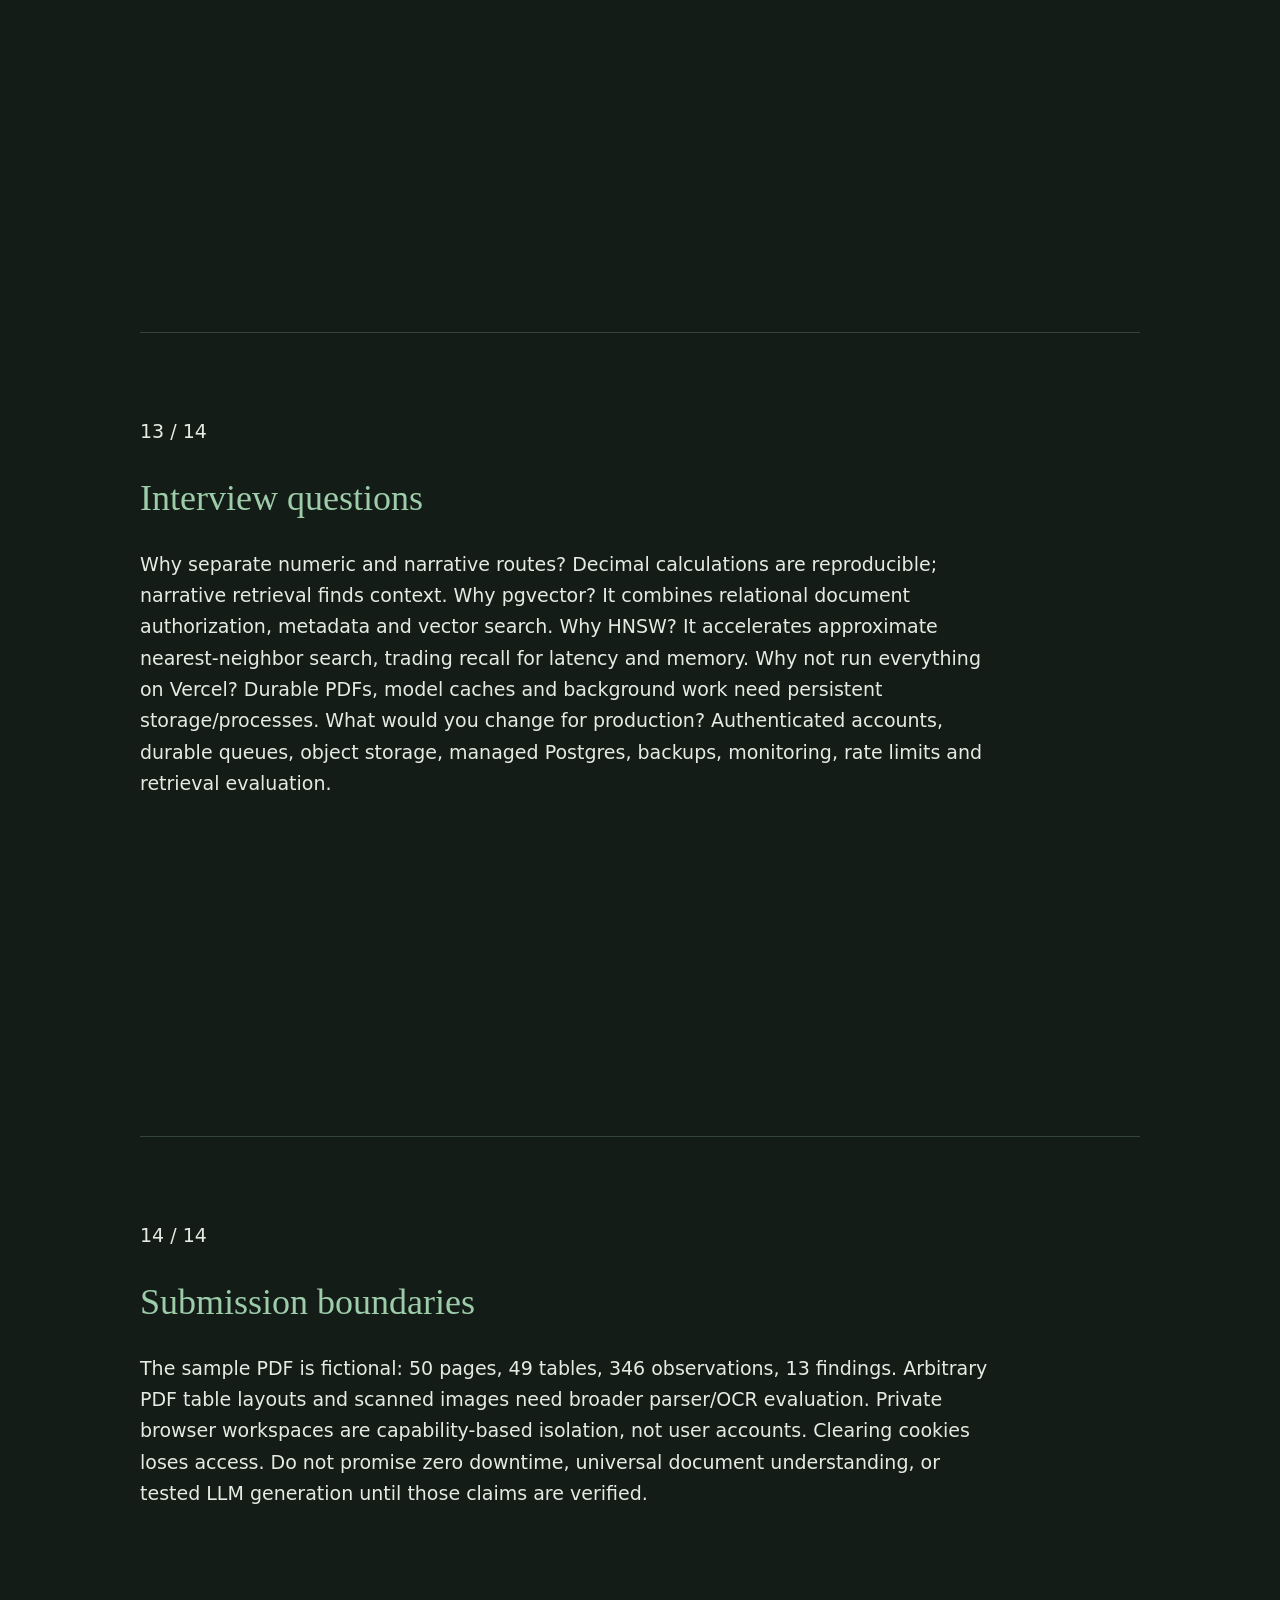
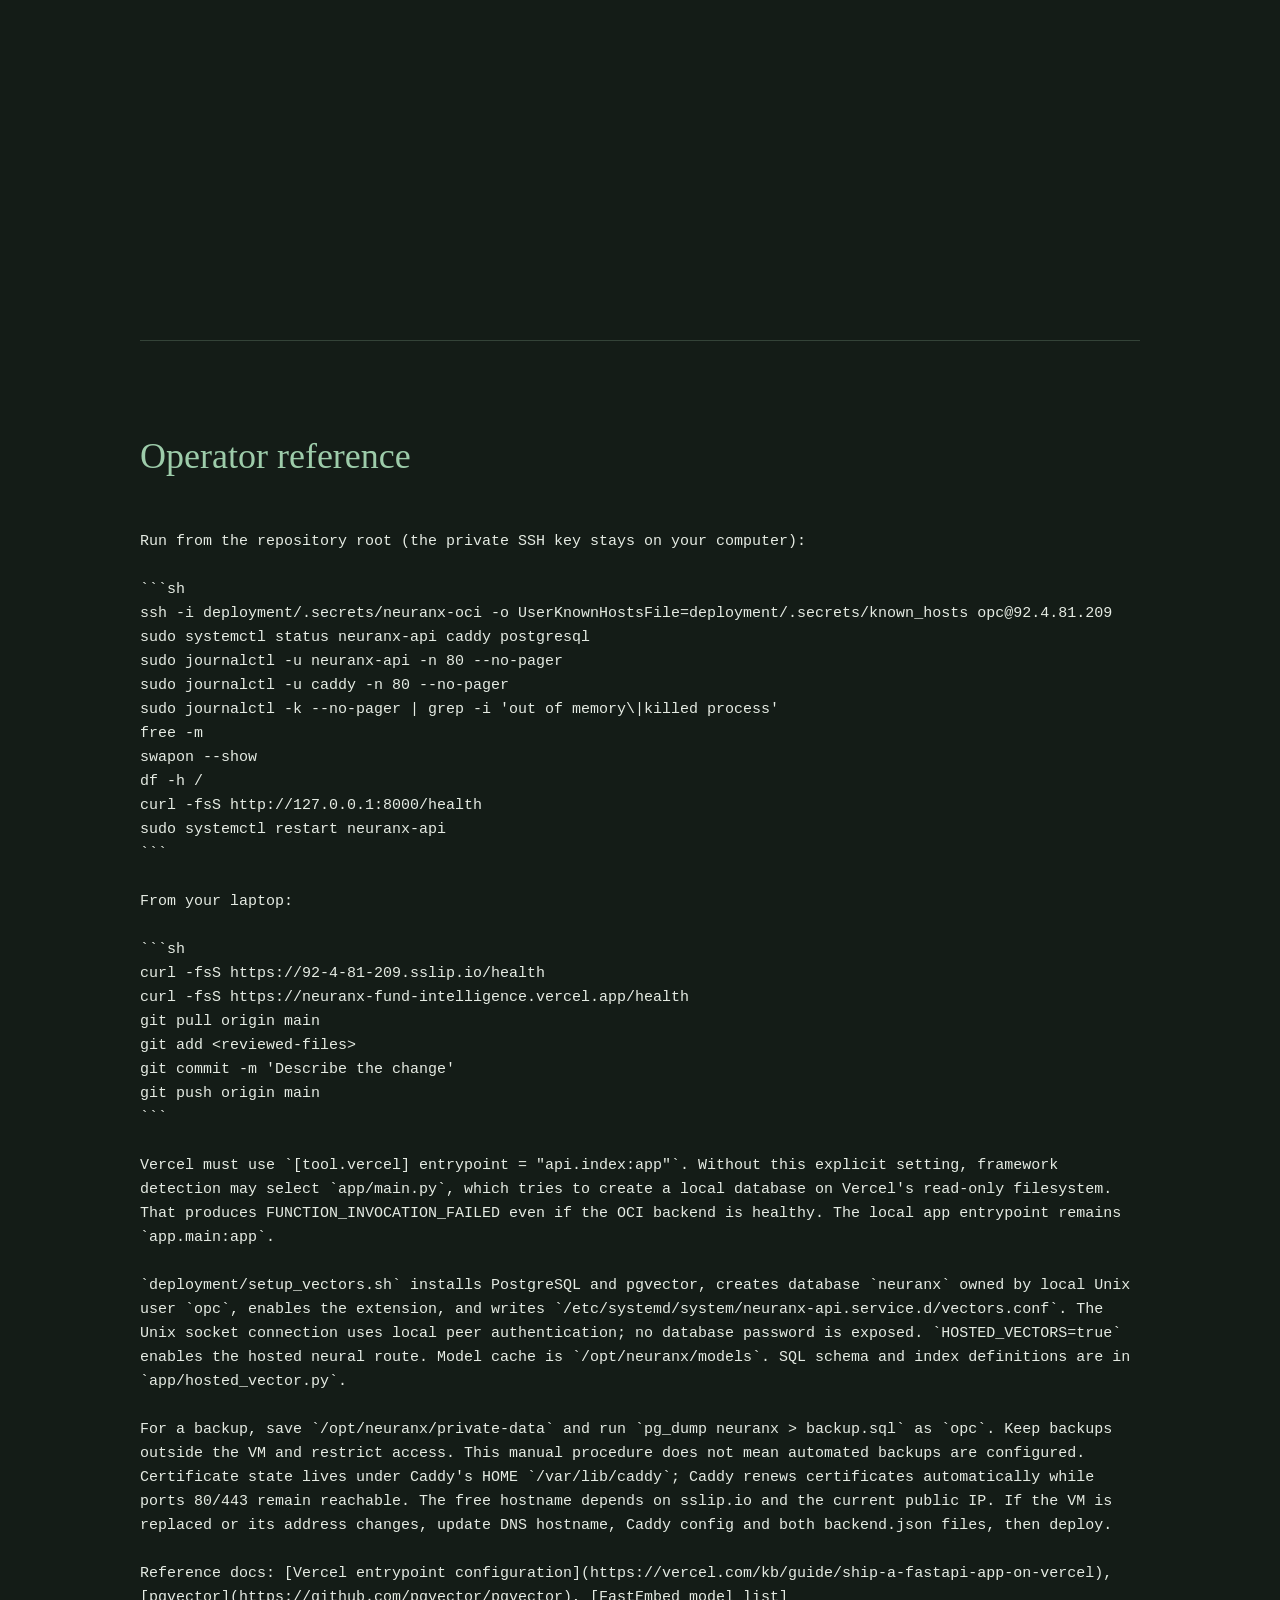
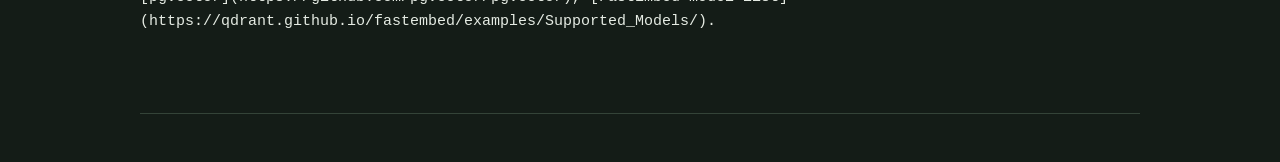
<file: docs/interview-preparation.html>
<!doctype html><meta charset="utf-8"><meta name="viewport" content="width=device-width"><title>NeuraNx · Technical interview handbook</title><style>body{margin:0;background:#141c17;color:#e5ebe3;font:19px/1.65 system-ui}main{max-width:1000px;margin:auto;padding:48px}section{min-height:75vh;padding:64px 0;border-bottom:1px solid #344338;scroll-margin-top:24px}h1{font:48px Georgia}h2{font:36px Georgia;color:#9dccaa}p{max-width:850px}nav{position:sticky;top:0;background:#141c17;padding:12px;display:flex;gap:16px}a{color:#9dccaa}button{padding:12px;cursor:pointer}@media print{nav{display:none}section{break-after:page;min-height:0}body{background:white;color:#223027}h2{color:#226644}}</style><nav><a href="#s0">Start</a><a href="https://neuranx-fund-intelligence.vercel.app/">Live product</a><button onclick="print()">Print / Save PDF</button></nav><main><h1>NeuraNx research workspace</h1><p>Atharva Swami · Configuration and technical interview preparation</p><section id="s0"><p>1 / 14</p><h2>Project in one minute</h2><p>A Python DMS research workspace: upload a PDF, extract page text and tables, normalize financial facts, persist evidence, retrieve relevant passages, and attach page citations. Financial arithmetic uses Decimal. The custom browser UI supports light and dark themes.</p></section><section id="s1"><p>2 / 14</p><h2>Request journey</h2><p>Browser → same-origin Vercel Python proxy → HTTPS Caddy on OCI → FastAPI → report JSON/PDF and PostgreSQL pgvector. The proxy sets a Secure, HttpOnly, SameSite=Lax browser workspace cookie. It forwards the capability through X-Workspace. OCI hashes it into a private storage namespace; vector queries also filter by that namespace and document ID.</p></section><section id="s2"><p>3 / 14</p><h2>Deployment inventory</h2><p>GitHub: atharva2-0x/neuraNx-research-workspace, branch main. Vercel: team atharva2ox-gmailcoms-projects, project neuranx-fund-intelligence. Public URL: https://neuranx-fund-intelligence.vercel.app/. OCI: Mumbai, instance neuranx-fund-api, Oracle Linux 9, VM.Standard.E2.1.Micro, 1 GB RAM. Public IPv4: 92.4.81.209. Backend hostname: 92-4-81-209.sslip.io. Always Free availability and service continuity are not guaranteed.</p></section><section id="s3"><p>4 / 14</p><h2>Why the outage happened</h2><p>The Cloudflare quick tunnel used a temporary hostname that stopped resolving. It changes across restarts. The VM also logged an out-of-memory kill of dnf-makecache. Only the default ~498 MB swap was active after restart; the added swap had not been persisted in fstab. A shell loading successfully with Request failed (500) therefore indicated a backend connection failure.</p></section><section id="s4"><p>5 / 14</p><h2>Reliability changes</h2><p>Use stable IP-based DNS and automatic HTTPS in Caddy, rather than a temporary quick tunnel. Persist 2 GB extra swap through /etc/fstab. Disable the automatic dnf-makecache timer that exhausted memory; run security updates deliberately during maintenance. Persist the journal across reboot. systemd starts services at boot and restarts them after failures. A single small VM remains a single point of failure; production needs monitoring, backups, redundant capacity and a domain under your control.</p></section><section id="s5"><p>6 / 14</p><h2>Ports and services</h2><p>OCI subnet security list allows TCP 22, 80, 443. The OS firewall also permits HTTP/HTTPS. Caddy listens publicly on 80/443 and forwards to 127.0.0.1:8000. Uvicorn stays on loopback. PostgreSQL should accept only local connections, never public port 5432. Services: neuranx-api.service, caddy.service, postgresql.service. The old neuranx-tunnel.service can be disabled after stable HTTPS is verified.</p></section><section id="s6"><p>7 / 14</p><h2>Files and secrets</h2><p>Runtime directory: /opt/neuranx. Shared fictional evidence: evidence.json and sample-report.pdf. Private reports: private-data/&lt;SHA256 workspace capability&gt;/&lt;document checksum prefix&gt;.pdf and .json. Page images cache beside the PDF. Python packages: /opt/neuranx/.venv/lib/python3.9/site-packages. SSH user: opc. Local private SSH key: deployment/.secrets/neuranx-oci; never commit or share its contents. Provider keys belong in protected server environment files, never browser JavaScript or GitHub.</p></section><section id="s7"><p>8 / 14</p><h2>Code map</h2><p>ui/app.js handles navigation, upload, chat, citations and printable HTML export. app/extraction.py extracts and normalizes evidence. app/validation.py produces discrepancy findings. app/answering.py routes questions, calculates numeric results and selects cited passages. app/hosted_vector.py creates local neural embeddings and queries pgvector for hosted reports. deployment/private_api.py isolates browser workspaces and provides the hosted API. deployment/vercel_api.py forwards Vercel requests to OCI. scripts/build_frontend.py prepares public assets for Git deployment.</p></section><section id="s8"><p>9 / 14</p><h2>Embeddings and pgvector</h2><p>BGE-small-en-v1.5 generates 384-dimensional embeddings locally through FastEmbed/ONNX. Text chunks and vectors are persisted in PostgreSQL report_vectors. The primary key contains workspace, document_id, chunk_id. HNSW uses vector_cosine_ops; queries order by &lt;=&gt; cosine distance and filter workspace plus document. Chunk metadata retains source page and section. BM25 supplements vector retrieval. Numeric answers still use typed facts rather than embedding similarity. First model load/indexing is slower; cache and pre-index the sample before demo.</p></section><section id="s9"><p>10 / 14</p><h2>What to say about RAG</h2><p>Retrieval finds evidence; generation writes an answer from that evidence. Embeddings and a vector database satisfy requirement 4 only when active and verified. The optional OpenAI composer is disabled without a key, so requirement 5 is still pending until enabled and tested. Never present deterministic templates as LLM generation. An API key, ENABLE_LLM=true and an accessible model are needed. Provider calls send bounded passages externally and incur usage charges.</p></section><section id="s10"><p>11 / 14</p><h2>Deploy and rollback</h2><p>Push a commit to main to trigger the connected Vercel project. The root vercel.json builds scripts/build_frontend.py and serves public assets plus api/index.py. Changes to backend Python code must also be deployed to OCI; a frontend deployment does not automatically update that machine. Copy reviewed backend files to /opt/neuranx, restore SELinux labels, then restart neuranx-api. Use the Vercel deployment menu to promote a previous good deployment; retain a backend release backup before updating.</p></section><section id="s11"><p>12 / 14</p><h2>Recovery checklist</h2><p>1. Open /health on Vercel and directly on the backend. 2. SSH to opc@92.4.81.209. 3. Check systemctl status neuranx-api caddy postgresql. 4. Read journalctl -u neuranx-api -n 80 and journalctl -u caddy -n 80. 5. Check free -m, swapon --show, df -h, and journalctl -k for OOM messages. 6. Check curl http://127.0.0.1:8000/health. 7. If loopback works but HTTPS fails, inspect Caddy certificate logs and both firewall layers. 8. If direct HTTPS works but Vercel fails, inspect BACKEND_ORIGIN/backend.json and Vercel function logs. Avoid force reboot unless the OS is unresponsive.</p></section><section id="s12"><p>13 / 14</p><h2>Interview questions</h2><p>Why separate numeric and narrative routes? Decimal calculations are reproducible; narrative retrieval finds context. Why pgvector? It combines relational document authorization, metadata and vector search. Why HNSW? It accelerates approximate nearest-neighbor search, trading recall for latency and memory. Why not run everything on Vercel? Durable PDFs, model caches and background work need persistent storage/processes. What would you change for production? Authenticated accounts, durable queues, object storage, managed Postgres, backups, monitoring, rate limits and retrieval evaluation.</p></section><section id="s13"><p>14 / 14</p><h2>Submission boundaries</h2><p>The sample PDF is fictional: 50 pages, 49 tables, 346 observations, 13 findings. Arbitrary PDF table layouts and scanned images need broader parser/OCR evaluation. Private browser workspaces are capability-based isolation, not user accounts. Clearing cookies loses access. Do not promise zero downtime, universal document understanding, or tested LLM generation until those claims are verified.</p></section><section><h2>Operator reference</h2><pre style="white-space:pre-wrap;font:15px/1.6 monospace">

Run from the repository root (the private SSH key stays on your computer):

```sh
ssh -i deployment/.secrets/neuranx-oci -o UserKnownHostsFile=deployment/.secrets/known_hosts opc@92.4.81.209
sudo systemctl status neuranx-api caddy postgresql
sudo journalctl -u neuranx-api -n 80 --no-pager
sudo journalctl -u caddy -n 80 --no-pager
sudo journalctl -k --no-pager | grep -i &#x27;out of memory\|killed process&#x27;
free -m
swapon --show
df -h /
curl -fsS http://127.0.0.1:8000/health
sudo systemctl restart neuranx-api
```

From your laptop:

```sh
curl -fsS https://92-4-81-209.sslip.io/health
curl -fsS https://neuranx-fund-intelligence.vercel.app/health
git pull origin main
git add &lt;reviewed-files&gt;
git commit -m &#x27;Describe the change&#x27;
git push origin main
```

Vercel must use `[tool.vercel] entrypoint = &quot;api.index:app&quot;`. Without this explicit setting, framework detection may select `app/main.py`, which tries to create a local database on Vercel&#x27;s read-only filesystem. That produces FUNCTION_INVOCATION_FAILED even if the OCI backend is healthy. The local app entrypoint remains `app.main:app`.

`deployment/setup_vectors.sh` installs PostgreSQL and pgvector, creates database `neuranx` owned by local Unix user `opc`, enables the extension, and writes `/etc/systemd/system/neuranx-api.service.d/vectors.conf`. The Unix socket connection uses local peer authentication; no database password is exposed. `HOSTED_VECTORS=true` enables the hosted neural route. Model cache is `/opt/neuranx/models`. SQL schema and index definitions are in `app/hosted_vector.py`.

For a backup, save `/opt/neuranx/private-data` and run `pg_dump neuranx &gt; backup.sql` as `opc`. Keep backups outside the VM and restrict access. This manual procedure does not mean automated backups are configured. Certificate state lives under Caddy&#x27;s HOME `/var/lib/caddy`; Caddy renews certificates automatically while ports 80/443 remain reachable. The free hostname depends on sslip.io and the current public IP. If the VM is replaced or its address changes, update DNS hostname, Caddy config and both backend.json files, then deploy.

Reference docs: [Vercel entrypoint configuration](https://vercel.com/kb/guide/ship-a-fastapi-app-on-vercel), [pgvector](https://github.com/pgvector/pgvector), [FastEmbed model list](https://qdrant.github.io/fastembed/examples/Supported_Models/).
</pre></section></main>
</file>
